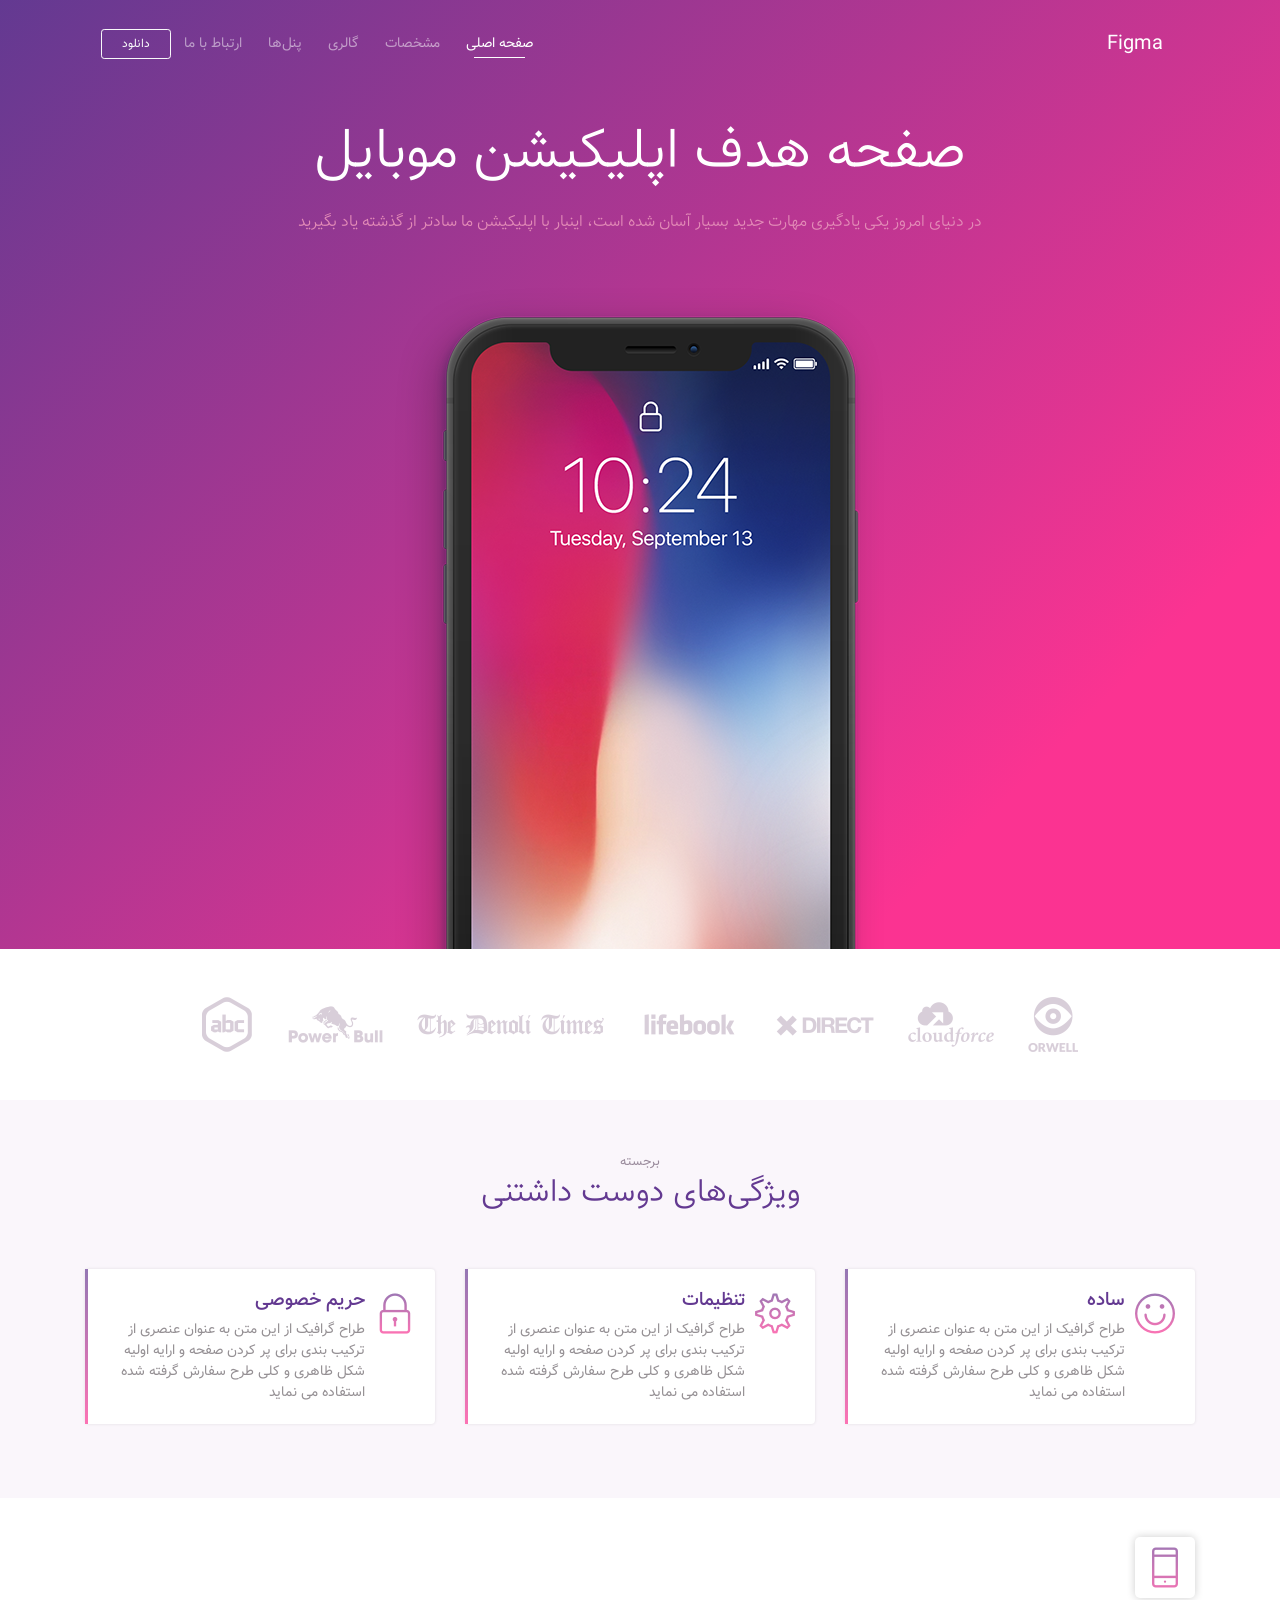
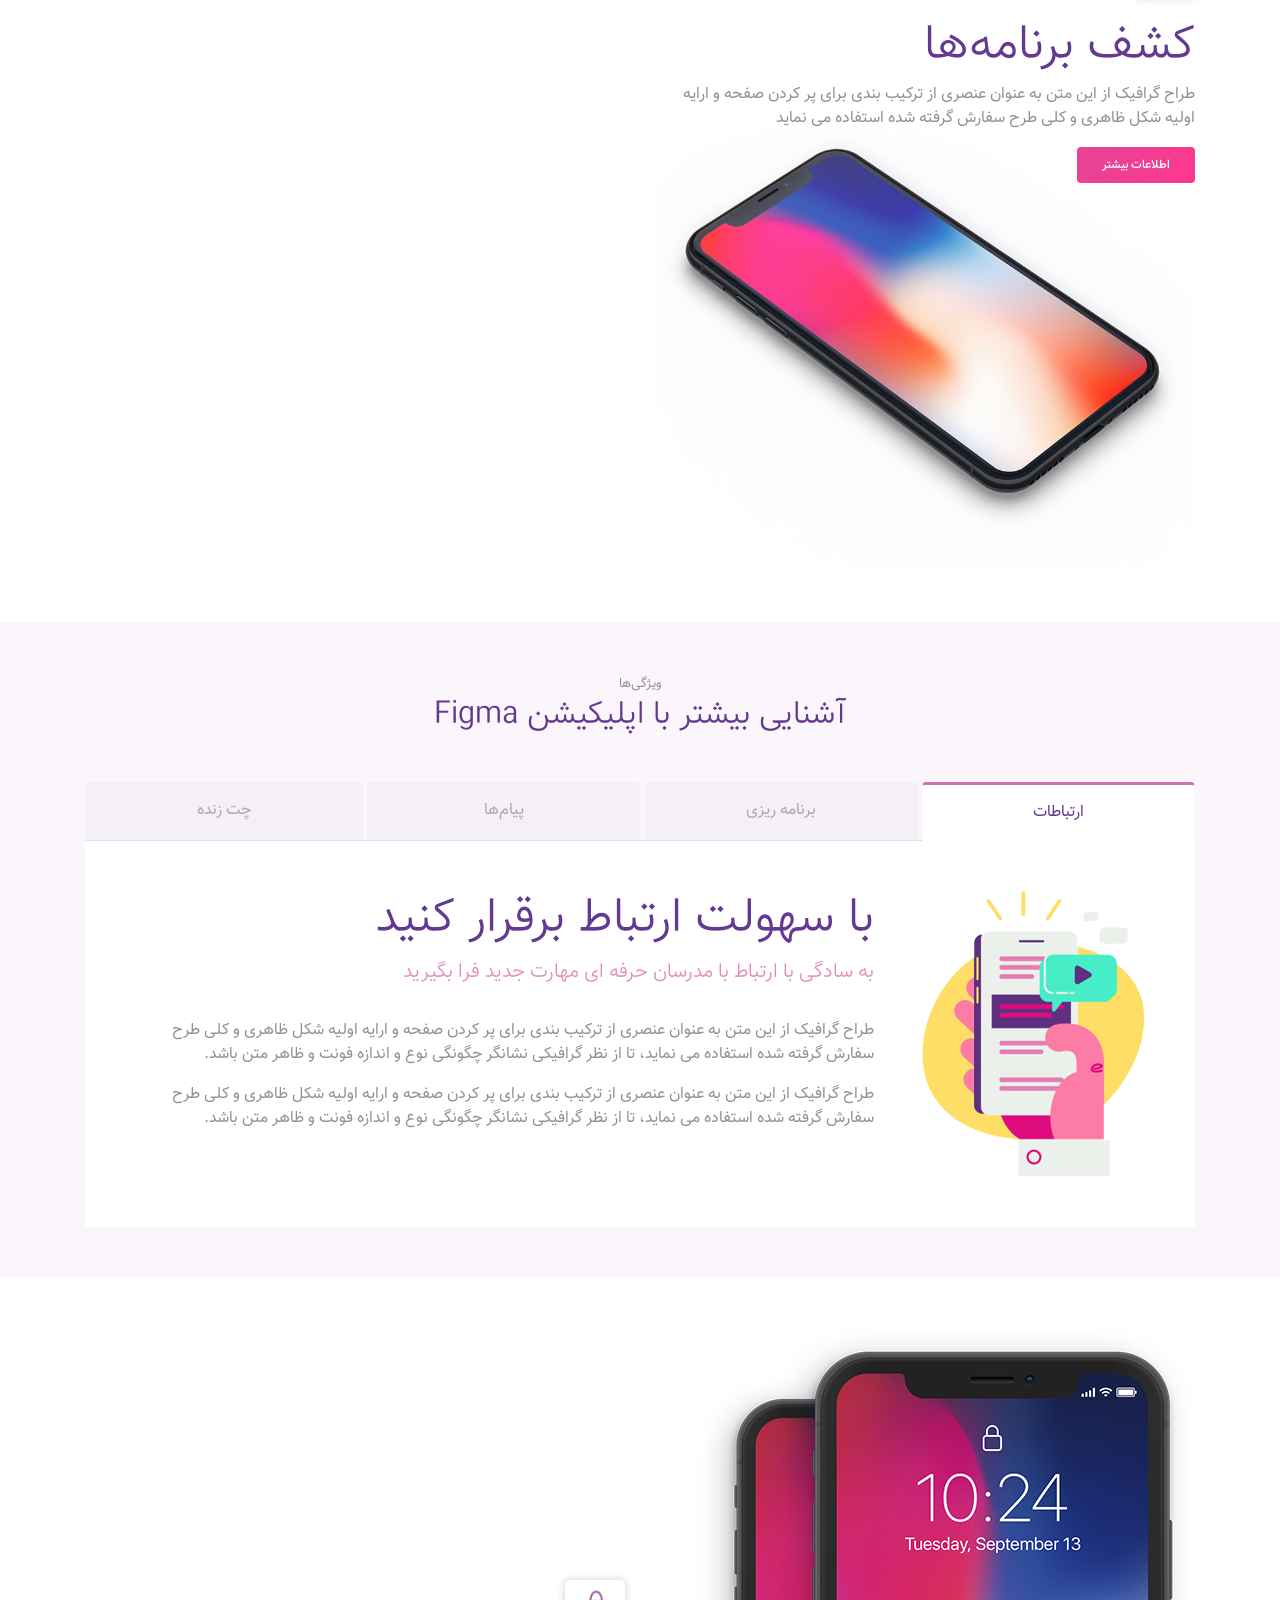
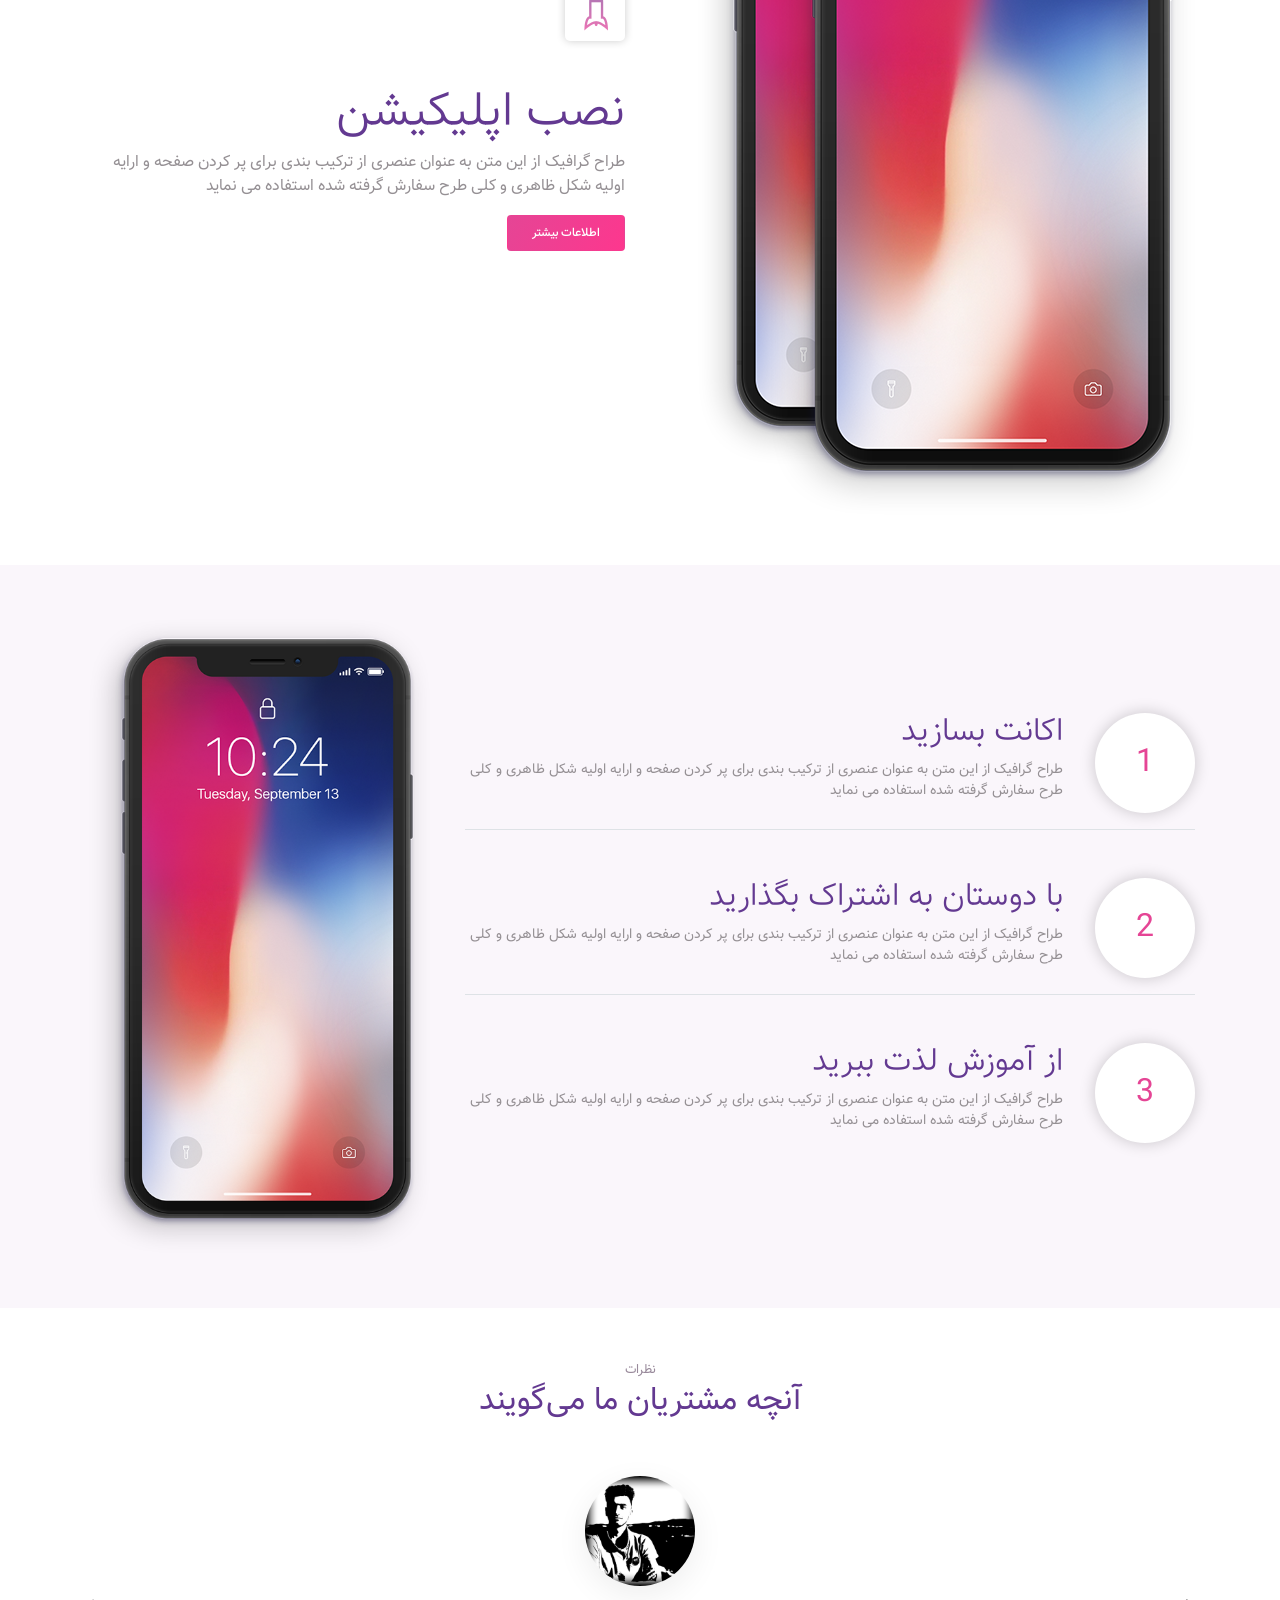
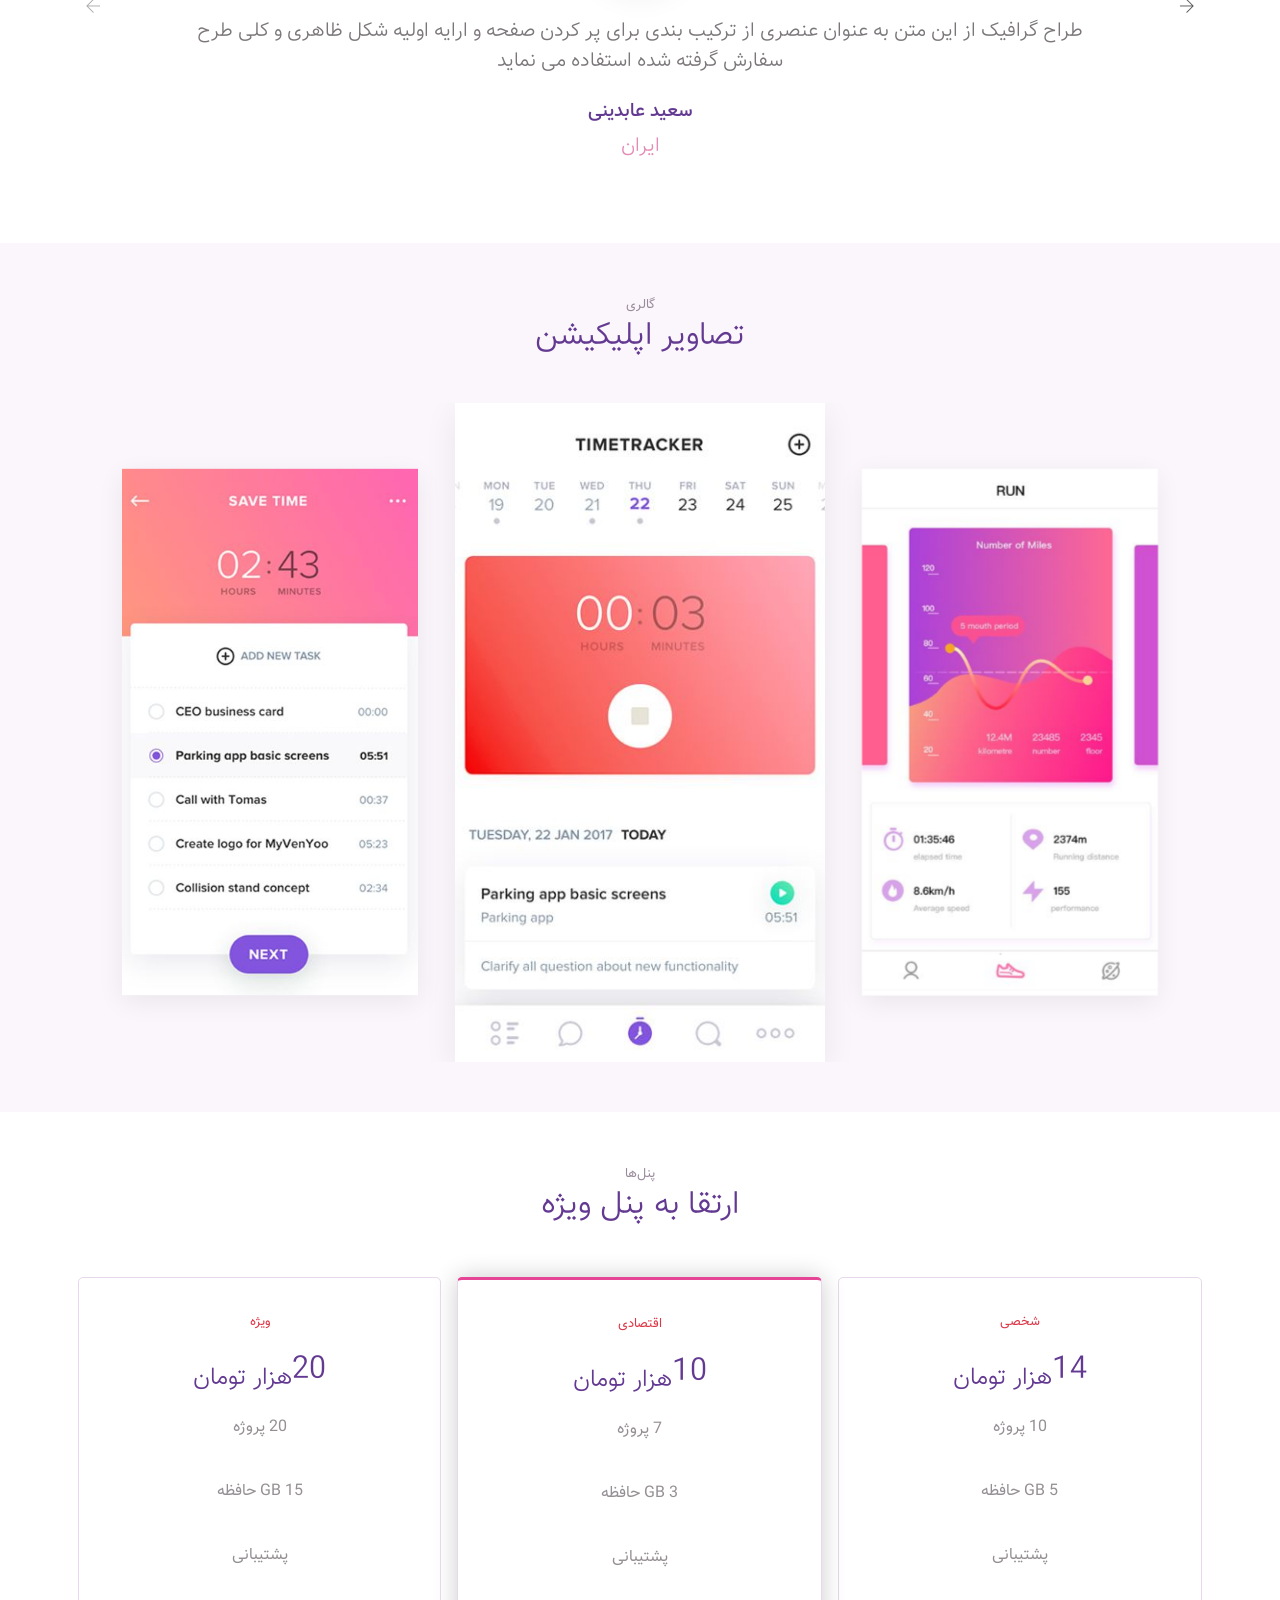
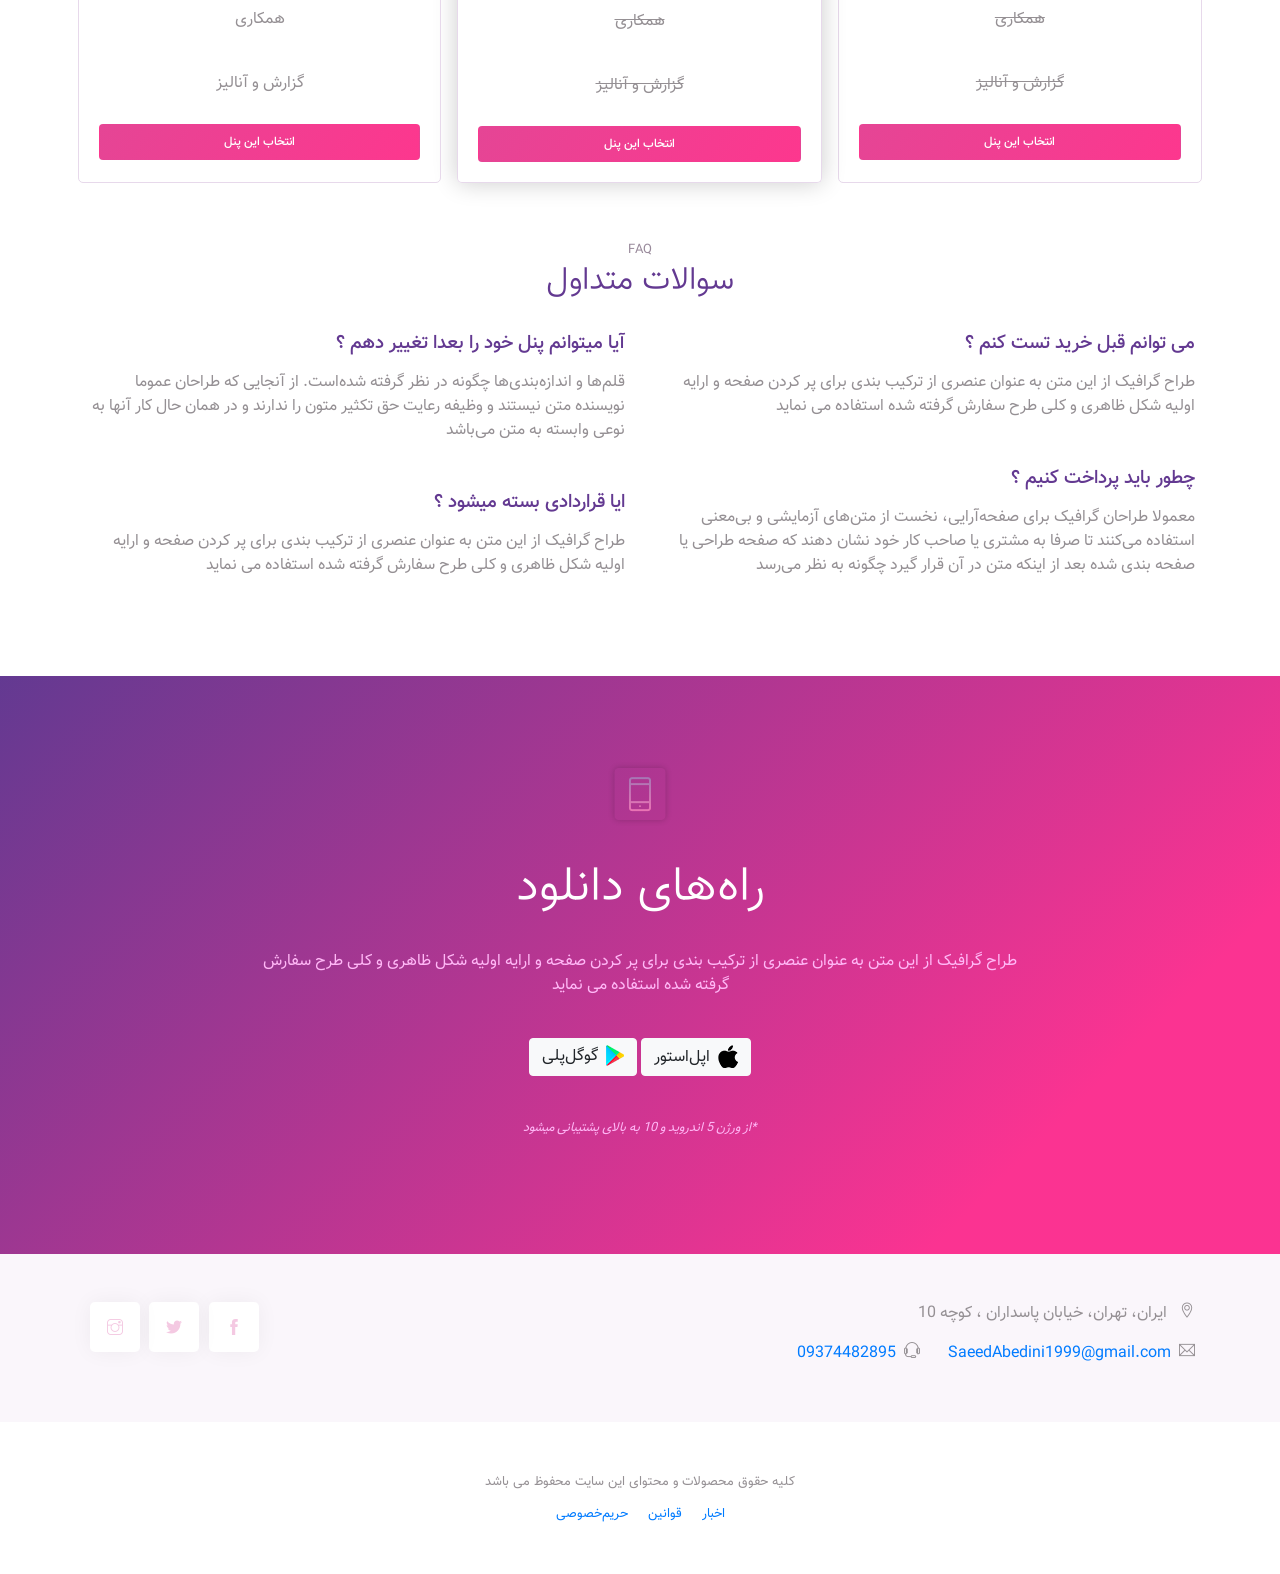
<file: HTML & CSS/Figma/index.html>
<!DOCTYPE html>
<html lang="en">

<head>
    <meta charset="UTF-8">
    <meta name="viewport" content="width=device-width, initial-scale=1.0">
    <link rel="stylesheet" href="css/bootstrap.min.css">
    <link rel="stylesheet" href="css/bootstrap-rtl.css">
    <link rel="stylesheet" href="css/owl.carousel.min.css">
    <link rel="stylesheet" href="css/all.min.css">
    <link rel="stylesheet" href="css/themify-icons.css">
    <link rel="stylesheet" href="css/vazir.css">
    <link rel="stylesheet" href="css/style.css">

    <title>Project 5</title>
</head>

<body data-spy="scroll" data-target="#navbar-menu" data-offset=30>
    <!-- Strat NAVBAR -->
    <div class="nav-menu fixed-top" id="nav-menu">
        <div class="container">
            <div class="row">
                <div class="col">
                    <div class="navbar navbar-expand-lg navbar-dark">
                        <div class="navbar-brand">Figma</div>
                        <button type="button" class="navbar-toggler" data-toggle="collapse" data-target="#navbar-menu">
                            <span class="navbar-toggler-icon"></span>
                        </button>
                        <div class="collapse navbar-collapse" id="navbar-menu">
                            <ul class="navbar-nav d-flex align-items-center mr-auto">
                                <li class="nav-item"><a href="#home" class="nav-link active">صفحه اصلی</a></li>
                                <li class="nav-item"><a href="#data" class="nav-link">مشخصات</a></li>
                                <li class="nav-item"><a href="#gallery" class="nav-link">گالری</a></li>
                                <li class="nav-item"><a href="#panels" class="nav-link">پنل‌ها</a></li>
                                <li class="nav-item"><a href="#contact" class="nav-link">ارتباط با ما</a></li>
                                <li class="nav-item"><a href="#" class="btn btn-sm btn-outline-light">دانلود</a></li>
                            </ul>
                        </div>
                    </div>
                </div>
            </div>
        </div>
    </div>
    <!-- END NAVBAR -->
    <!-- Strat HEADER -->
    <header class="bg-gradiant" id="home">
        <div class="container text-center">
            <div class="row">
                <div class="col">
                    <h1>صفحه هدف اپلیکیشن موبایل</h1>
                    <p class="lead p-header">
                        در دنیای امروز یکی یادگیری مهارت جدید بسیار آسان شده است، اینبار با اپلیکیشن ما
                        سادتر از گذشته یاد بگیرید
                    </p>
                    <div class="img-phone">
                        <img src="images/iphonex.png" alt="phone" class="img-fluid">
                    </div>
                </div>
            </div>
        </div>
    </header>
    <!-- END NAVBAR -->
    <!-- Strat logos -->
    <div class="container">
        <div class="text-center py-5">
            <img src="images/client-logos.png" alt="client logos" class="img-fluid">
        </div>
    </div>
    <!-- END logos -->
    <!-- Strat SECTION 1 -->
    <div class="section light-bg" id="data">
        <div class="container">
            <div class="row">
                <div class="col-12 text-center">
                    <small class="section-title">برجسته</small>
                    <h3>ویژگی‌های دوست داشتنی</h3>
                </div>
            </div>
            <div class="row pt-5">
                <div class="col-lg-4 mb-4">
                    <div class="card box-shadow">
                        <div class="card-body">
                            <div class="media">
                                <span class="ti-face-smile gradient-fill"></span>
                                <div class="media-body">
                                    <h4>ساده</h4>
                                    <p class="card-text">طراح گرافیک از این متن به عنوان عنصری از ترکیب بندی برای پر
                                        کردن
                                        صفحه
                                        و
                                        ارایه اولیه شکل ظاهری و کلی طرح سفارش گرفته شده استفاده می نماید
                                </div>
                            </div>
                        </div>
                    </div>
                </div>
                <div class="col-lg-4 mb-4">
                    <div class="card box-shadow">
                        <div class="card-body">
                            <div class="media">
                                <span class="ti-settings gradient-fill"></span>
                                <div class="media-body">
                                    <h4>تنظیمات</h4>
                                    <p class="card-text">طراح گرافیک از این متن به عنوان عنصری از ترکیب بندی برای پر
                                        کردن
                                        صفحه
                                        و
                                        ارایه اولیه شکل ظاهری و کلی طرح سفارش گرفته شده استفاده می نماید
                                </div>
                            </div>
                        </div>
                    </div>
                </div>
                <div class="col-lg-4 mb-4">
                    <div class="card box-shadow">
                        <div class="card-body">
                            <div class="media">
                                <span class="ti-lock gradient-fill"></span>
                                <div class="media-body">
                                    <h4>حریم خصوصی</h4>
                                    <p class="card-text">طراح گرافیک از این متن به عنوان عنصری از ترکیب بندی برای پر
                                        کردن
                                        صفحه
                                        و
                                        ارایه اولیه شکل ظاهری و کلی طرح سفارش گرفته شده استفاده می نماید
                                </div>
                            </div>
                        </div>
                    </div>
                </div>
            </div>
        </div>
    </div>
    <!-- END SECTION 1 -->
    <!-- Strat SECTION 2 -->
    <div class="section">
        <div class="container">
            <div class="row">
                <div class="col-lg-6 offset-lg-6">
                    <span class="ti-mobile gradient-fill icon-box"></span>
                    <h2 class="mt-4">کشف برنامه‌ها</h2>
                    <p>طراح گرافیک از این متن به عنوان عنصری از ترکیب بندی برای پر کردن صفحه و ارایه اولیه شکل ظاهری و
                        کلی طرح سفارش گرفته شده استفاده می نماید</p>
                    <button class="btn btn-pink">اطلاعات بیشتر</button>
                    <div class="perspective-img">
                        <img src="images/perspective.png" alt="perspective" class="img-fluid">
                    </div>
                </div>
            </div>
        </div>
    </div>
    <!-- END SECTION 2 -->
    <!-- Strat SECTION 3 -->
    <div class="section light-bg">
        <div class="container text-center">
            <div class="section-title">
                <small>ویژگی‌ها</small>
                <h3>آشنایی بیشتر با اپلیکیشن Figma</h3>
            </div>
            <div class="mt-5">
                <ul class="nav nav-tabs nav-justified">
                    <li class="nav-item"><a href="#contacts" class="nav-link active" data-toggle="tab">ارتباطات</a></li>
                    <li class="nav-item"><a href="#modify" class="nav-link" data-toggle="tab">برنامه ریزی</a></li>
                    <li class="nav-item"><a href="#messages" class="nav-link" data-toggle="tab">پیام‌ها</a></li>
                    <li class="nav-item"><a href="#livechat" class="nav-link" data-toggle="tab">چت زنده</a></li>
                </ul>
                <div class="tab-content">
                    <div class="tab-pane tab-menu fade show active" id="contacts">
                        <div class="d-flex flex-column flex-md-row">
                            <img src="images/graphic.png" alt="graphic"
                                class="img-fluid align-self-center ml-md-5 mb-5 mb-md-0">
                            <div>
                                <h2>با سهولت ارتباط برقرار کنید</h2>
                                <p class="lead">به سادگی با ارتباط با مدرسان حرفه ای مهارت جدید فرا بگیرید </p>
                                <p>طراح گرافیک از این متن به عنوان عنصری از ترکیب بندی برای پر کردن صفحه و ارایه اولیه
                                    شکل ظاهری
                                    و کلی طرح سفارش گرفته شده استفاده می نماید، تا از نظر گرافیکی نشانگر چگونگی نوع و
                                    اندازه
                                    فونت و ظاهر متن باشد.</p>
                                <p>طراح گرافیک از این متن به عنوان عنصری از ترکیب بندی برای پر کردن صفحه و ارایه اولیه
                                    شکل
                                    ظاهری و کلی طرح سفارش گرفته شده استفاده می نماید، تا از نظر گرافیکی نشانگر چگونگی
                                    نوع و
                                    اندازه فونت و ظاهر متن باشد.</p>
                            </div>
                        </div>
                    </div>
                    <div class="tab-pane tab-menu" id="modify">
                        <div class="d-flex flex-column flex-md-row">
                            <div>
                                <h2>زمانی که می خواهید برنامه ریزی کنید</h2>
                                <p class="lead">به سادگی با ارتباط با مدرسان حرفه ای مهارت جدید فرا بگیرید </p>
                                <p>طراح گرافیک از این متن به عنوان عنصری از ترکیب بندی برای پر کردن صفحه و ارایه اولیه
                                    شکل ظاهری
                                    و کلی طرح سفارش گرفته شده استفاده می نماید، تا از نظر گرافیکی نشانگر چگونگی نوع و
                                    اندازه
                                    فونت و ظاهر متن باشد.</p>
                                <p>طراح گرافیک از این متن به عنوان عنصری از ترکیب بندی برای پر کردن صفحه و ارایه اولیه
                                    شکل
                                    ظاهری و کلی طرح سفارش گرفته شده استفاده می نماید، تا از نظر گرافیکی نشانگر چگونگی
                                    نوع و
                                    اندازه فونت و ظاهر متن باشد.</p>
                            </div>

                            <img src="images/graphic.png" alt="graphic"
                                class="img-fluid align-self-center mr-md-5 mt-5 mt-md-0">
                        </div>
                    </div>
                    <div class="tab-pane tab-menu" id="messages">
                        <div class="d-flex flex-column flex-md-row">
                            <img src="images/graphic.png" alt="graphic"
                                class="img-fluid align-self-center ml-md-5 mb-5 mb-md-0">
                            <div>
                                <h2>سرویس پیام فوری</h2>
                                <p class="lead">به سادگی با ارتباط با مدرسان حرفه ای مهارت جدید فرا بگیرید </p>
                                <p>طراح گرافیک از این متن به عنوان عنصری از ترکیب بندی برای پر کردن صفحه و ارایه اولیه
                                    شکل ظاهری
                                    و کلی طرح سفارش گرفته شده استفاده می نماید، تا از نظر گرافیکی نشانگر چگونگی نوع و
                                    اندازه
                                    فونت و ظاهر متن باشد.</p>
                                <p>طراح گرافیک از این متن به عنوان عنصری از ترکیب بندی برای پر کردن صفحه و ارایه اولیه
                                    شکل
                                    ظاهری و کلی طرح سفارش گرفته شده استفاده می نماید، تا از نظر گرافیکی نشانگر چگونگی
                                    نوع و
                                    اندازه فونت و ظاهر متن باشد.</p>
                            </div>
                        </div>
                    </div>
                    <div class="tab-pane tab-menu" id="livechat">
                        <div class="d-flex flex-column flex-md-row">
                            <div>
                                <h2>چت زنده هنگامی که شما نیاز دارید</h2>
                                <p class="lead">به سادگی با ارتباط با مدرسان حرفه ای مهارت جدید فرا بگیرید </p>
                                <p>طراح گرافیک از این متن به عنوان عنصری از ترکیب بندی برای پر کردن صفحه و ارایه اولیه
                                    شکل ظاهری
                                    و کلی طرح سفارش گرفته شده استفاده می نماید، تا از نظر گرافیکی نشانگر چگونگی نوع و
                                    اندازه
                                    فونت و ظاهر متن باشد.</p>
                                <p>طراح گرافیک از این متن به عنوان عنصری از ترکیب بندی برای پر کردن صفحه و ارایه اولیه
                                    شکل
                                    ظاهری و کلی طرح سفارش گرفته شده استفاده می نماید، تا از نظر گرافیکی نشانگر چگونگی
                                    نوع و
                                    اندازه فونت و ظاهر متن باشد.</p>
                            </div>

                            <img src="images/graphic.png" alt="graphic"
                                class="img-fluid align-self-center mr-md-5 mt-5 mt-md-0">
                        </div>
                    </div>
                </div>
            </div>
        </div>
    </div>
    <!-- END SECTION 3 -->
    <!-- Start SECTION 4 -->
    <div class="section">
        <div class="container">
            <div class="row d-flex align-items-center">
                <div class="col-md-6">
                    <img src="images/dualphone.png" alt="dualphone" class="img-fluid">
                </div>
                <div class="col-md-6">
                    <span class="ti-rocket gradient-fill icon-box"></span>
                    <h2 class="mt-5">نصب اپلیکیشن</h2>
                    <p>طراح گرافیک از این متن به عنوان عنصری از ترکیب بندی برای پر کردن صفحه و ارایه اولیه شکل ظاهری و
                        کلی طرح سفارش گرفته شده استفاده می نماید</p>
                    <button class="btn btn-pink">اطلاعات بیشتر</button>
                </div>
            </div>
        </div>
    </div>
    <!-- End SECTION 4 -->
    <!-- Start SECTION 5 -->
    <div class="section light-bg">
        <div class="container">
            <div class="row">
                <div class="col-md-8 d-flex flex-column justify-content-center">
                    <div class="media border-bottom">
                        <span class="circle">1</span>
                        <div class="media-body">
                            <h3>اکانت بسازید</h3>
                            <p class="card-text">طراح گرافیک از این متن به عنوان عنصری از ترکیب بندی برای پر کردن صفحه و
                                ارایه اولیه شکل ظاهری و
                                کلی طرح سفارش گرفته شده استفاده می نماید</p>
                        </div>
                    </div>
                    <div class="media border-bottom my-5">
                        <span class="circle">2</span>
                        <div class="media-body">
                            <h3>با دوستان به اشتراک بگذارید</h3>
                            <p class="card-text">طراح گرافیک از این متن به عنوان عنصری از ترکیب بندی برای پر کردن صفحه و
                                ارایه اولیه شکل ظاهری و
                                کلی طرح سفارش گرفته شده استفاده می نماید</p>
                        </div>
                    </div>
                    <div class="media">
                        <span class="circle">3</span>
                        <div class="media-body">
                            <h3>از آموزش لذت ببرید</h3>
                            <p class="card-text">طراح گرافیک از این متن به عنوان عنصری از ترکیب بندی برای پر کردن صفحه و
                                ارایه اولیه شکل ظاهری و
                                کلی طرح سفارش گرفته شده استفاده می نماید</p>
                        </div>
                    </div>
                </div>
                <div class="col-md-4">
                    <img src="images/iphonex.png" alt="iphonex" class="img-fluid">
                </div>
            </div>
        </div>
    </div>
    <!-- End SECTION 5 -->
    <!-- Start SECTION 6 -->
    <div class="section">
        <div class="container text-center ">
            <div class="section-title">
                <small>نظرات</small>
                <h3 class="font-weight-normal">آنچه مشتریان ما می‌گویند</h3>
            </div>
            <div class="comments owl-carousel">
                <div class="mt-5 comment-single">
                    <img src="images/client.jpg" alt="client" class="client-img">
                    <blockquote class="blockquote lead my-4">طراح گرافیک از این متن به عنوان عنصری از ترکیب بندی برای پر
                        کردن
                        صفحه و ارایه اولیه شکل ظاهری و کلی طرح سفارش گرفته شده استفاده می نماید</blockquote>
                    <h4>سعید عابدینی</h4>
                    <p class="lead">ایران</p>
                </div>
                <div class="mt-5 comment-single">
                    <img src="images/client.jpg" alt="client" class="client-img">
                    <blockquote class="blockquote lead my-4">طراح گرافیک از این متن به عنوان عنصری از ترکیب بندی برای پر
                        کردن
                        صفحه و ارایه اولیه شکل ظاهری و کلی طرح سفارش گرفته شده استفاده می نماید</blockquote>
                    <h4>سعید عابدینی</h4>
                    <p class="lead">ایران</p>
                </div>
                <div class="mt-5 comment-single">
                    <img src="images/client.jpg" alt="client" class="client-img">
                    <blockquote class="blockquote lead my-4">طراح گرافیک از این متن به عنوان عنصری از ترکیب بندی برای پر
                        کردن
                        صفحه و ارایه اولیه شکل ظاهری و کلی طرح سفارش گرفته شده استفاده می نماید</blockquote>
                    <h4>سعید عابدینی</h4>
                    <p class="lead">ایران</p>
                </div>
            </div>
        </div>
    </div>
    <!-- End SECTION 6 -->
    <!-- Start SECTION 7 -->
    <div class="section light-bg" id="gallery">
        <div class="container text-center">
            <div class="section-title mb-5">
                <small>گالری</small>
                <h3>تصاویر اپلیکیشن</h3>
            </div>
            <div class="img-gallery owl-carousel owl-theme">
                <img src="images/screen1.jpg" alt="screen">
                <img src="images/screen2.jpg" alt="screen">
                <img src="images/screen3.jpg" alt="screen">
            </div>
        </div>
    </div>
    <!-- End SECTION 7 -->
    <!-- Start SECTION 8 -->
    <div class="section" id="panels">
        <div class="container">
            <div class="section-title mb-5 text-center">
                <small>پنل‌ها</small>
                <h3>ارتقا به پنل ویژه</h3>
            </div>
            <div class="card-deck">
                <div class="card-body card-pane">
                    <small class="text-danger">شخصی</small>
                    <h3>14<sub>هزار تومان</sub></h3>
                    <p>10 پروژه</p>
                    <p>5 GB حافظه</p>
                    <p>پشتیبانی</p>
                    <p><del>همکاری</del></p>
                    <p><del>گزارش و آنالیز</del></p>
                    <button class="btn btn-block btn-pink"> انتخاب این پنل</button>
                </div>
                <div class="card-body card-pane card-center">
                    <small class="text-danger">اقتصادی</small>
                    <h3>10<sub>هزار تومان</sub></h3>
                    <p>7 پروژه</p>
                    <p>3 GB حافظه</p>
                    <p>پشتیبانی</p>
                    <p><del>همکاری</del></p>
                    <p><del>گزارش و آنالیز</del></p>
                    <button class="btn btn-block btn-pink"> انتخاب این پنل</button>
                </div>
                <div class="card-body card-pane">
                    <small class="text-danger">ویژه</small>
                    <h3>20<sub>هزار تومان</sub></h3>
                    <p>20 پروژه</p>
                    <p>15 GB حافظه</p>
                    <p>پشتیبانی</p>
                    <p>
                        <p>همکاری</p>
                            <p>گزارش و آنالیز</p>
                            <button class="btn btn-block btn-pink"> انتخاب این پنل</button>
                </div>
            </div>
        </div>

    </div>
    <!-- End SECTION 8 -->

    <div class="section pt-0">
        <div class="container">
            <div class="section-title text-center">
                <small>FAQ</small>
                <h3>سوالات متداول</h3>
            </div>

            <div class="row pt-4">
                <div class="col-md-6">
                    <h4 class="mb-3">می توانم قبل خرید تست کنم ؟</h4>
                    <p class="light-font mb-5">طراح گرافیک از این متن به عنوان عنصری از ترکیب بندی برای پر کردن صفحه و
                        ارایه اولیه شکل ظاهری و کلی طرح سفارش گرفته شده استفاده می نماید</p>
                    <h4 class="mb-3">چطور باید پرداخت کنیم ؟</h4>
                    <p class="light-font mb-5">معمولا طراحان گرافیک برای صفحه‌آرایی، نخست از متن‌های آزمایشی و بی‌معنی
                        استفاده می‌کنند تا صرفا به مشتری یا صاحب کار خود نشان دهند که صفحه طراحی یا صفحه بندی شده بعد از
                        اینکه متن در آن قرار گیرد چگونه به نظر می‌رسد</p>
                </div>
                <div class="col-md-6">
                    <h4 class="mb-3">آیا میتوانم پنل خود را بعدا تغییر دهم ؟</h4>
                    <p class="light-font mb-5">قلم‌ها و اندازه‌بندی‌ها چگونه در نظر گرفته شده‌است. از آنجایی که طراحان
                        عموما نویسنده متن نیستند و وظیفه رعایت حق تکثیر متون را ندارند و در همان حال کار آنها به نوعی
                        وابسته به متن می‌باشد</p>
                    <h4 class="mb-3">ایا قراردادی بسته میشود ؟</h4>
                    <p class="light-font mb-5">طراح گرافیک از این متن به عنوان عنصری از ترکیب بندی برای پر کردن صفحه و
                        ارایه اولیه شکل ظاهری و کلی طرح سفارش گرفته شده استفاده می نماید</p>
                </div>
            </div>
        </div>
    </div>

    <div class="section bg-gradiant">
        <div class="container">
            <div class="call-to-action">
                <div class="box-icon">
                    <span class="ti-mobile gradient-fill icon-box"></span>
                </div>
                <h2>راه‌های دانلود</h2>
                <p class="p-header">طراح گرافیک از این متن به عنوان عنصری از ترکیب بندی برای پر کردن صفحه و ارایه اولیه
                    شکل ظاهری و کلی طرح سفارش گرفته شده استفاده می نماید</p>
                <div class="my-4">
                    <a href="#" class="btn btn-light"><img src="images/appleicon.png" alt="apple"
                            class="ml-2">اپل‌استور</a>
                    <a href="#" class="btn btn-light"><img src="images/playicon.png" alt="google"
                            class="ml-2">گوگل‌پلی</a>
                </div>
                <p class="p-header"><small><i>*از ورژن 5 اندروید و 10 به بالای پشتیبانی میشود</i></small></p>
            </div>
        </div>
    </div>

    <div class="light-bg py-5" id="contact">
        <div class="container">
            <div class="row">
                <div class="col-lg-6 text-center text-md-right">
                    <p> <span class="ti-location-pin ml-2"></span> ایران، تهران، خیابان پاسداران ، کوچه 10</p>
                    <div class="d-block d-sm-inline-block">
                        <p class="mb-2">
                            <a class="ml-4" href="mailto:SaeedAbedini1999@gmail.com">SaeedAbedini1999@gmail.com</a><span
                                class="ti-email ml-2"></span>
                        </p>
                    </div>
                    <div class="d-block d-sm-inline-block">
                        <p class="mb-2">
                            <a href="tel:09381329963">09374482895</a><span class="ti-headphone-alt ml-2"></span>
                        </p>
                    </div>
                </div>
                <div class="col-lg-6">
                    <div class="social-icons d-flex justify-content-center justify-content-lg-end my-4 my-lg-0">
                        <a href="#"><span class="ti-facebook"></span></a>
                        <a href="#"><span class="ti-twitter-alt"></span></a>
                        <a href="#"><span class="ti-instagram"></span></a>
                    </div>
                </div>
            </div>
        </div>
    </div>

    <footer class="my-5 text-center">
        <p class="mb-2"><small>کليه حقوق محصولات و محتوای اين سایت محفوظ می باشد</small></p>

        <small>
            <a href="#" class="m-2">اخبار</a>
            <a href="#" class="m-2">قوانین</a>
            <a href="#" class="m-2">حریم‌خصوصی</a>
        </small>
    </footer>










</body>
<script src="https://code.jquery.com/jquery-3.2.1.min.js"></script>
<script src="https://cdnjs.cloudflare.com/ajax/libs/popper.js/1.12.9/umd/popper.min.js"></script>
<script src="https://maxcdn.bootstrapcdn.com/bootstrap/4.0.0/js/bootstrap.min.js"></script>
<script src="js/holder.min.js"></script>
<script src="js/all.min.js"></script>
<script src="js/owl.carousel.min.js"></script>
<script src="js/main.js"></script>

</html>
</file>
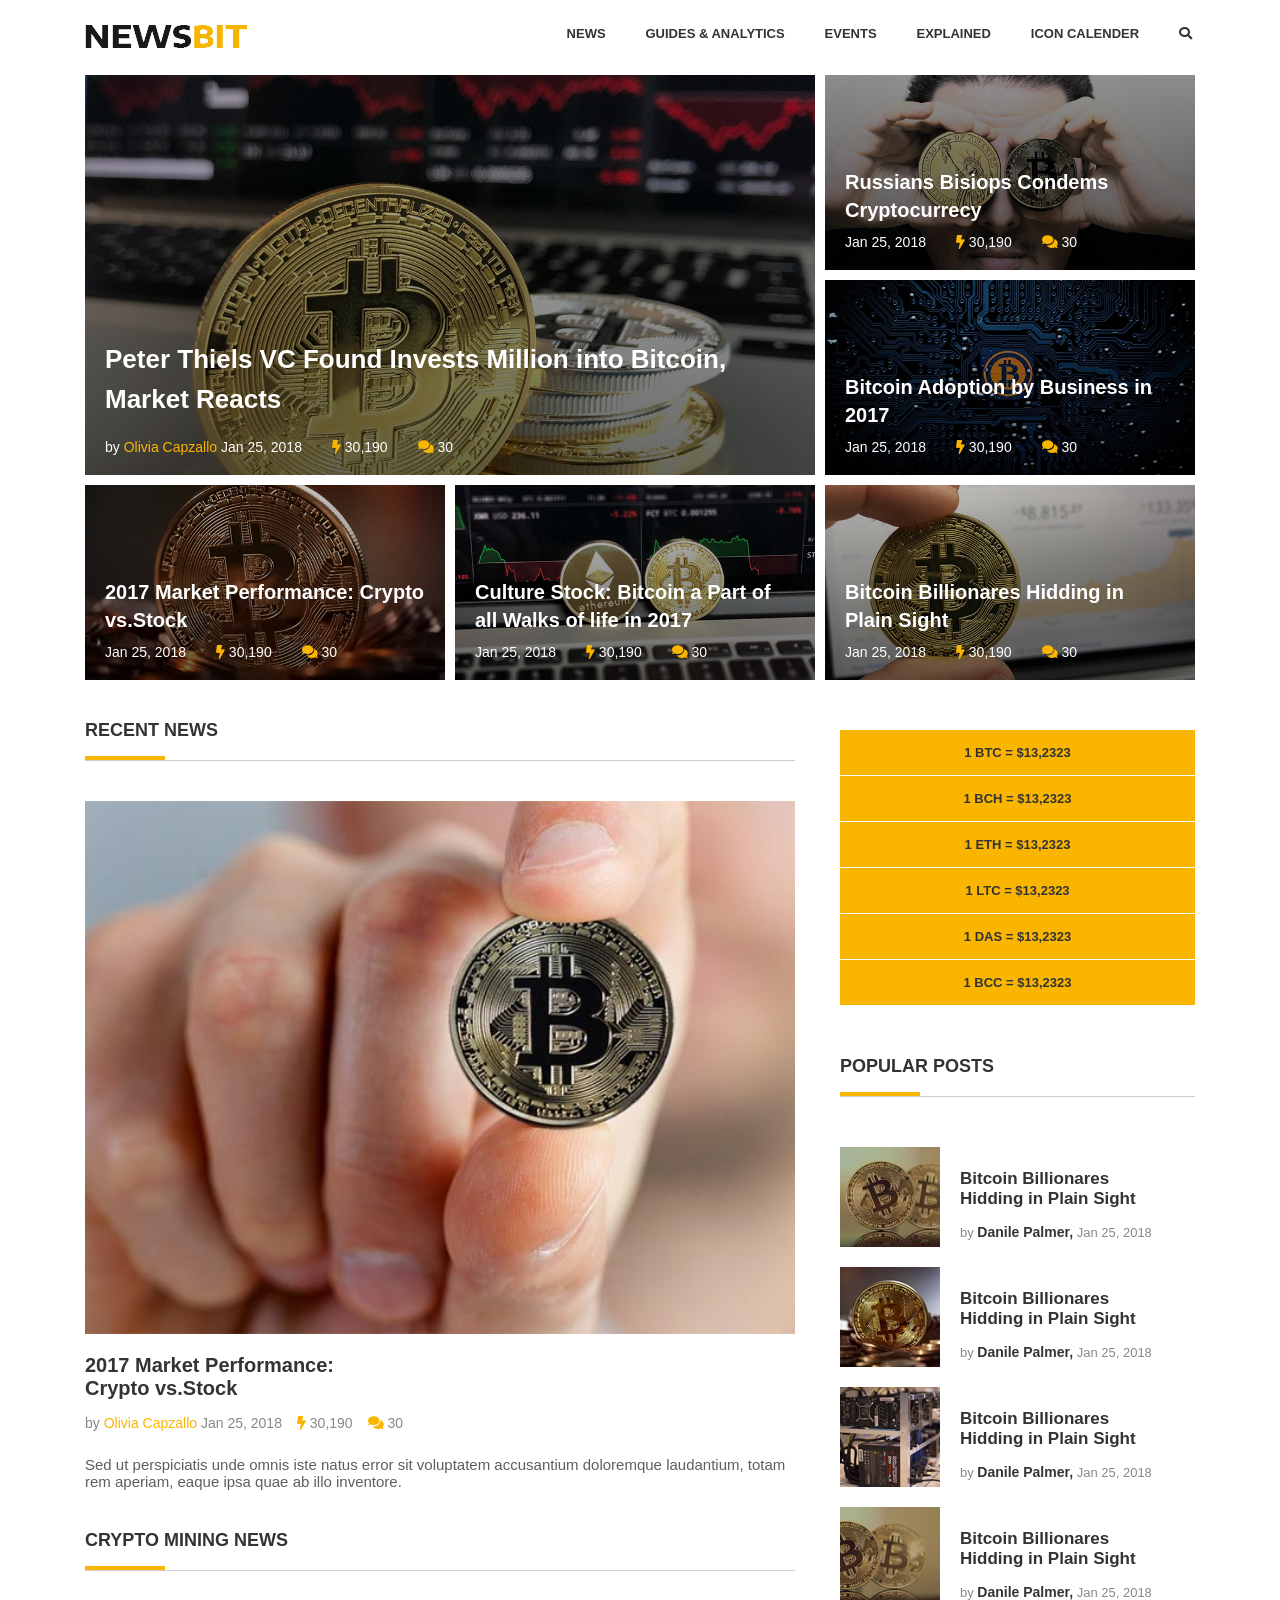
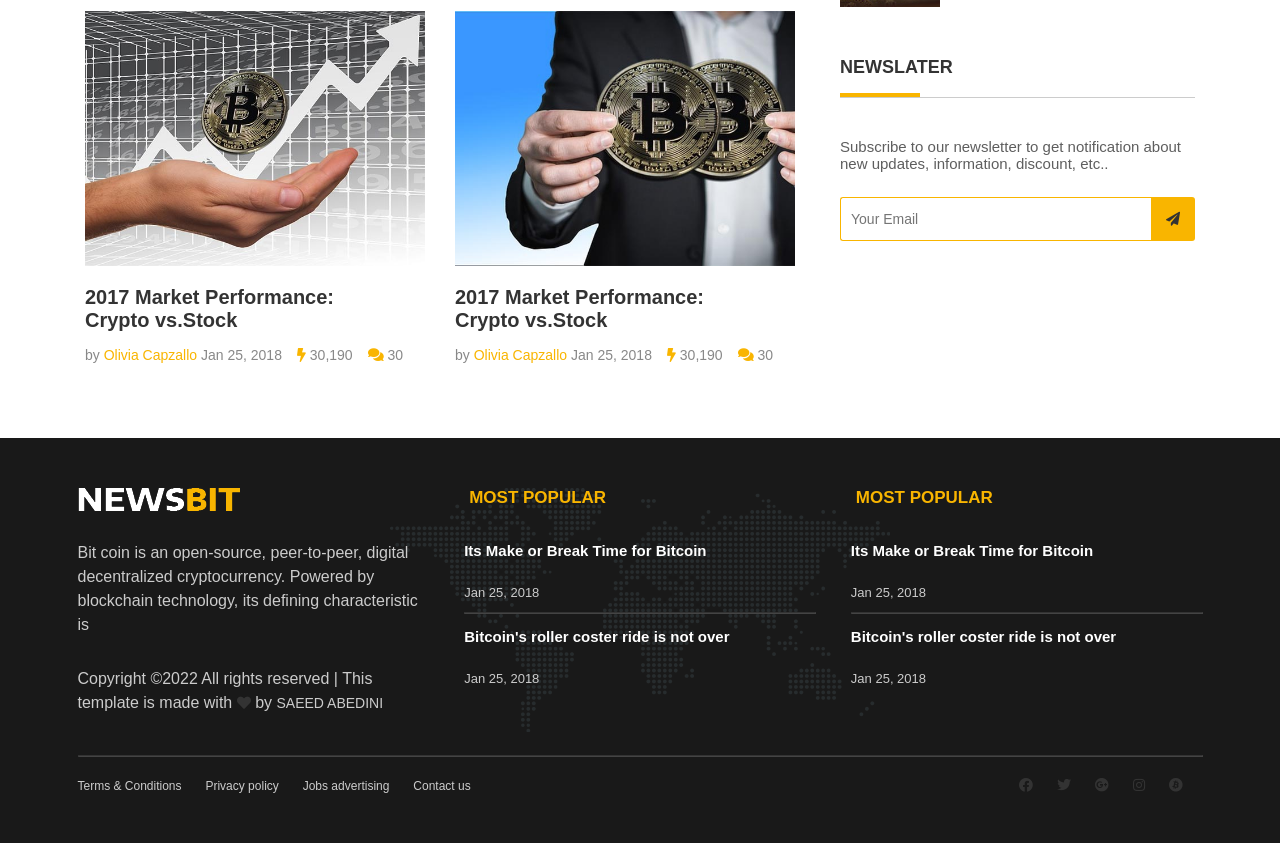
<file: HTML & CSS/Newsbit/index.html>
<html lang="en">

<head>
    <meta charset="UTF-8">
    <meta http-equiv="X-UA-Compatible" content="IE=edge">
    <meta name="viewport" content="width=device-width, initial-scale=1.0">
    <link rel="stylesheet" href="css/fontawesome/css/all.min.css">
    <link rel="stylesheet" href="css/style.css">
    <link rel="stylesheet" href="css/large.css">
    <link rel="stylesheet" href="css/medium.css">
    <link rel="stylesheet" href="css/small.css">
    <link rel="stylesheet" href="css/xsmal.css">
    <title>Document</title>
</head>
<body>
<section class="app">
    <!-------------------- HEADER -------------------->
    <header>
        <nav class="header">
            <a href="#" class="logo">
                <img src="images/logo-black.png" alt="Logo" class="logo-image">
            </a>
            <ul class="header-menu" id="menu">
                <li class="header-menu-item"><a href="#">NEWS</a></li>
                <li class="header-menu-item"><a href="#">GUIDES & ANALYTICS</a></li>
                <li class="header-menu-item"><a href="#">EVENTS</a></li>
                <li class="header-menu-item"><a href="#">EXPLAINED</a></li>
                <li class="header-menu-item"><a href="#">ICON CALENDER</a></li>
                <li class="header-menu-item"><a href="#" class="fas fa-search search-icon-li"></a></li>
            </ul>
            <div class="right-menu">
                <a href="#" class="fas fa-search search-icon"></a>
                <i class="fas fa-bars berger-menu"></i>
            </div>
        </nav>
    </header>
    <!-------------------- MAIN -------------------->
    <main>
        <!-------------------- INTRODUCTION -------------------->

        <section class="introduction">
            <div class="row">
                <div class="intro-2-3">
                    <a href="#" class="a-intro">
                        <div class="intro-2-3-bg">
                            <div class="intro-captions">
                                <h3 class="header-intro">
                                    Peter Thiels VC Found Invests Million into Bitcoin, Market Reacts
                                </h3>
                                <ul class="intro-list">
                                    <li class="intro-list-item">by<span class="text-yellow">
                                                Olivia Capzallo </span>Jan 25, 2018
                                    </li>
                                    <li class="intro-list-item"><i class="fas fa-bolt text-yellow"></i> 30,190
                                    </li>
                                    <li class="intro-list-item"><i class="fas fa-comments text-yellow"></i> 30
                                    </li>
                                </ul>
                            </div>
                        </div>
                    </a>
                </div>
                <div class="intro-1-3-first">
                    <a href="#" class="a-intro">
                        <div class="intro-1-3-first-bg">
                            <div class="intro-captions">
                                <h4 class="header-intro-1-3">
                                    Russians Bisiops Condems Cryptocurrecy
                                </h4>
                                <ul class="intro-list">
                                    <li class="intro-list-item">Jan 25, 2018</li>
                                    <li class="intro-list-item"><i class="fas fa-bolt text-yellow"></i> 30,190
                                    </li>
                                    <li class="intro-list-item"><i class="fas fa-comments text-yellow"></i> 30
                                    </li>
                                </ul>
                            </div>
                        </div>
                    </a>
                </div>
                <div class="intro-1-3-second">
                    <a href="#" class="a-intro">
                        <div class="intro-1-3-second-bg">
                            <div class="intro-captions">
                                <h4 class="header-intro-1-3">
                                    Bitcoin Adoption by Business in 2017
                                </h4>
                                <ul class="intro-list">
                                    <li class="intro-list-item">Jan 25, 2018</li>
                                    <li class="intro-list-item"><i class="fas fa-bolt text-yellow"></i> 30,190
                                    </li>
                                    <li class="intro-list-item"><i class="fas fa-comments text-yellow"></i> 30
                                    </li>
                                </ul>
                            </div>
                        </div>
                    </a>
                </div>
            </div>
            <div class="row">
                <div class="intro-1-3-horiz-first">
                    <a href="#" class="a-intro">
                        <div class="intro-1-3-horiz-first-bg">
                            <div class="intro-captions">
                                <h4 class="header-intro-1-3">
                                    2017 Market Performance: Crypto vs.Stock
                                </h4>
                                <ul class="intro-list">
                                    <li class="intro-list-item">Jan 25, 2018</li>
                                    <li class="intro-list-item"><i class="fas fa-bolt text-yellow"></i> 30,190
                                    </li>
                                    <li class="intro-list-item"><i class="fas fa-comments text-yellow"></i> 30
                                    </li>
                                </ul>
                            </div>
                        </div>
                    </a>
                </div>
                <div class="intro-1-3-horiz-second"><a href="#" class="a-intro">
                    <div class="intro-1-3-horiz-second-bg">
                        <div class="intro-captions">
                            <h4 class="header-intro-1-3">
                                Culture Stock: Bitcoin a Part of all Walks of life in 2017
                            </h4>
                            <ul class="intro-list">
                                <li class="intro-list-item">Jan 25, 2018</li>
                                <li class="intro-list-item"><i class="fas fa-bolt text-yellow"></i> 30,190
                                </li>
                                <li class="intro-list-item"><i class="fas fa-comments text-yellow"></i> 30
                                </li>
                            </ul>
                        </div>
                    </div>
                </a></div>
                <div class="intro-1-3-horiz-third">
                    <a href="#" class="a-intro">
                        <div class="intro-1-3-horiz-third-bg">
                            <div class="intro-captions">
                                <h4 class="header-intro-1-3">
                                    Bitcoin Billionares Hidding in Plain Sight
                                </h4>
                                <ul class="intro-list">
                                    <li class="intro-list-item">Jan 25, 2018</li>
                                    <li class="intro-list-item"><i class="fas fa-bolt text-yellow"></i> 30,190
                                    </li>
                                    <li class="intro-list-item"><i class="fas fa-comments text-yellow"></i> 30
                                    </li>
                                </ul>
                            </div>
                        </div>
                    </a>
                </div>
            </div>
        </section>
        <!-------------------- CONTENT -------------------->

        <section class="content">
            <div class="main-content">
                <h4 class="title">RECENT NEWS</h4>
                <img src="images/recent-news-1-600x450.jpg" alt="Crypto-News-Img">
                <div class="article-title">
                    <a href="#">2017 Market Performance: <br>Crypto vs.Stock</a>
                </div>
                <ul class="content-list">
                    <li class="content-list-item">by<span class="text-yellow">
                                Olivia Capzallo </span>Jan 25, 2018
                    </li>
                    <li class="content-list-item"><i class="fas fa-bolt text-yellow"></i> 30,190
                    </li>
                    <li class="content-list-item"><i class="fas fa-comments text-yellow"></i> 30
                    </li>
                </ul>
                <p>Sed ut perspiciatis unde omnis iste natus error sit voluptatem accusantium doloremque laudantium,
                    totam rem aperiam, eaque ipsa quae ab illo inventore.</p>
                <h4 class="title">CRYPTO MINING NEWS</h4>
                <div class="content2">
                    <div class="content-img">
                        <img src="images/crypto-news-2-600x450.jpg" alt="crypto-news">
                        <div class="article-title">
                            <a href="#">2017 Market Performance: <br>Crypto vs.Stock</a>
                        </div>
                        <ul class="content-list">
                            <li class="content-list-item">by<span class="text-yellow">
                                Olivia Capzallo </span>Jan 25, 2018
                            </li>
                            <li class="content-list-item"><i class="fas fa-bolt text-yellow"></i> 30,190
                            </li>
                            <li class="content-list-item"><i class="fas fa-comments text-yellow"></i> 30
                            </li>
                        </ul>
                    </div>
                    <div class="content-img">
                        <img src="images/crypto-news-1-600x450.jpg" alt="crypto-news">
                        <div class="article-title">
                            <a href="#">2017 Market Performance: <br>Crypto vs.Stock</a>
                        </div>
                        <ul class="content-list">
                            <li class="content-list-item">by<span class="text-yellow">
                                Olivia Capzallo </span>Jan 25, 2018
                            </li>
                            <li class="content-list-item"><i class="fas fa-bolt text-yellow"></i> 30,190
                            </li>
                            <li class="content-list-item"><i class="fas fa-comments text-yellow"></i> 30
                            </li>
                        </ul>
                    </div>
                </div>

            </div>
            <!-------------------- SIDEBAR -------------------->

            <div class="sidebar">
                <ul class="sidebar-list">
                    <li class="sidebar-list-item">1 BTC = $13,2323</li>
                    <li class="sidebar-list-item">1 BCH = $13,2323</li>
                    <li class="sidebar-list-item">1 ETH = $13,2323</li>
                    <li class="sidebar-list-item">1 LTC = $13,2323</li>
                    <li class="sidebar-list-item">1 DAS = $13,2323</li>
                    <li class="sidebar-list-item">1 BCC = $13,2323</li>
                </ul>
                <div class="recent-news">
                    <h4 class="title">POPULAR POSTS</h4>
                    <a href="#" class="recent-news-item">
                        <div class="news-img">
                            <img src="images/polular-1-100x100.jpg" alt="polular-1">
                        </div>
                        <div class="news-content">
                            <h5>Bitcoin Billionares Hidding in Plain Sight</h5>
                            <h6>by <span>Danile Palmer,</span> Jan 25, 2018</h6>
                        </div>
                    </a>
                    <a href="#" class="recent-news-item">
                        <div class="news-img">
                            <img src="images/polular-2-100x100.jpg" alt="polular-1">
                        </div>
                        <div class="news-content">
                            <h5>Bitcoin Billionares Hidding in Plain Sight</h5>
                            <h6>by <span>Danile Palmer,</span> Jan 25, 2018</h6>
                        </div>
                    </a>
                    <a href="#" class="recent-news-item">
                        <div class="news-img">
                            <img src="images/polular-3-100x100.jpg" alt="polular-1">
                        </div>
                        <div class="news-content">
                            <h5>Bitcoin Billionares Hidding in Plain Sight</h5>
                            <h6>by <span>Danile Palmer,</span> Jan 25, 2018</h6>
                        </div>
                    </a>
                    <a href="#" class="recent-news-item">
                        <div class="news-img">
                            <img src="images/polular-4-100x100.jpg" alt="polular-1">
                        </div>
                        <div class="news-content">
                            <h5>Bitcoin Billionares Hidding in Plain Sight</h5>
                            <h6>by <span>Danile Palmer,</span> Jan 25, 2018</h6>
                        </div>
                    </a>
                </div>
                <div class="news-later">
                    <h4 class="title">NEWSLATER</h4>
                    <p class="text-newslater">Subscribe to our newsletter to get notification about new updates,
                        information, discount, etc..
                    </p>
                    <form class="mailbox">
                        <input type="email" placeholder="Your Email" required>
                        <button type="submit"><i class="fas fa-paper-plane"></i></button>
                    </form>
                </div>
            </div>
        </section>

    </main>
</section>
<!-------------------- FOOTER -------------------->
<footer>
    <div class="content-footer">
        <div class="footer-link">
            <div class="box-img">
                <img src="images/map.png" alt="map">
            </div>
            <div class="description">
                <a href="#" class="logo-footer">
                    <img src="images/logo-white.png" alt="Logo">
                </a>
                <p class="text-description">Bit coin is an open-source, peer-to-peer, digital decentralized
                    cryptocurrency. Powered by blockchain technology, its defining characteristic is</p>
                <p class="copyright">Copyright ©2022 All rights reserved | This template is made with
                    <i class="fas fa-heart"></i> by <a href="#">SAEED ABEDINI</a>
                </p>
            </div>
            <div class="first-link">
                <h4 class="header-link">MOST POPULAR</h4>
                <a href="#">Its Make or Break Time for Bitcoin</a>
                <h6 class="h6-link">Jan 25, 2018
                </h6>
                <hr>
                <a href="#">Bitcoin's roller coster ride is not over</a>
                <h6 class="h6-link">Jan 25, 2018
                </h6>
            </div>
            <div class="second-link">
                <h4 class="header-link">MOST POPULAR</h4>
                <a href="#">Its Make or Break Time for Bitcoin</a>
                <h6 class="h6-link">Jan 25, 2018
                </h6>
                <hr>
                <a href="#">Bitcoin's roller coster ride is not over</a>
                <h6 class="h6-link">Jan 25, 2018
                </h6>
            </div>
        </div>
        <hr>
        <div class="social">
            <div class="social-link">
                <a href="#">Terms & Conditions</a>
                <a href="#">Privacy policy</a>
                <a href="#">Jobs advertising</a>
                <a href="#">Contact us</a>
            </div>
            <div class="social-logo">
                <a href="#"><i class="fab fa-facebook"></i></a>
                <a href="#"><i class="fab fa-twitter"></i></a>
                <a href="#"><i class="fab fa-google-plus"></i></a>
                <a href="#"><i class="fab fa-instagram"></i></a>
                <a href="#"><i class="fab fa-bitcoin"></i></a>
            </div>
        </div>
    </div>


</footer>
</body>
<script src="main.js"></script>

</html>
</file>
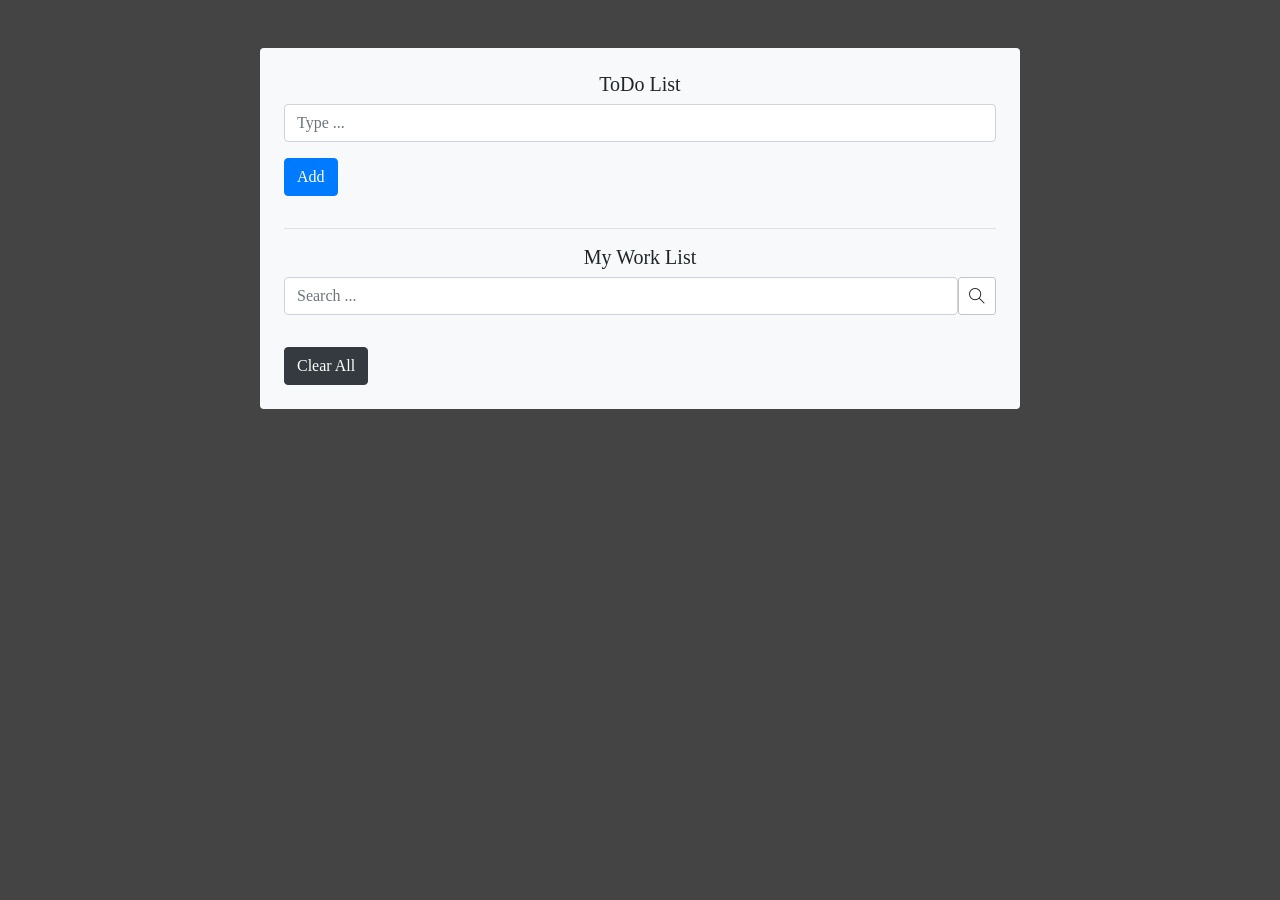
<file: Js/Browser_NotePad/index.html>
<!DOCTYPE html>
<html lang="en">

<head>
    <meta charset="UTF-8"/>
    <meta name="viewport" content="width=device-width, initial-scale=1.0"/>
    <link rel="stylesheet" href="themify-icons.css"/>
    <link rel="stylesheet" href="https://cdn.jsdelivr.net/npm/bootstrap@4.5.3/dist/css/bootstrap.min.css">
    <link rel="stylesheet" href="style.css"/>
    <title>Sample Bootstrap 4</title>
</head>

<body>
<div class="container mt-5">
    <div class="row d-flex justify-content-center">
        <div class="col-md-8 bg-light p-4 rounded">
            <form class="form-group" id="InputTask">
                <label for="createTask" class="label"><h5>ToDo List</h5></label>
                <input type="text" class="form-control" id="createTask" placeholder="Type ...">
                <span id="alertTask"></span>
                <button type="submit" class="btn btn-primary my-3" id="addBtn">Add</button>
            </form>
            <hr>
            <h5>My Work List</h5>

            <form class="form-group">
                <div class="input-search">
                    <input type="text" class="form-control" id="filter" placeholder="Search ...">
                    <i class="ti-search"></i>
                </div>
                <span id="alertClear"></span>
            </form>
            <div class="mb-3">
                <ul class="list-group pr-0" id="ulList">
                </ul>
            </div>
            <button class="btn btn-dark" id="clearBtn">Clear All</button>
        </div>
    </div>
</div>
</body>
<script src="javaScript.js"></script>
<script src="https://code.jquery.com/jquery-3.5.1.slim.min.js"></script>
<script src="https://cdn.jsdelivr.net/npm/bootstrap@4.5.3/dist/js/bootstrap.bundle.min.js"></script>

</html>
</file>
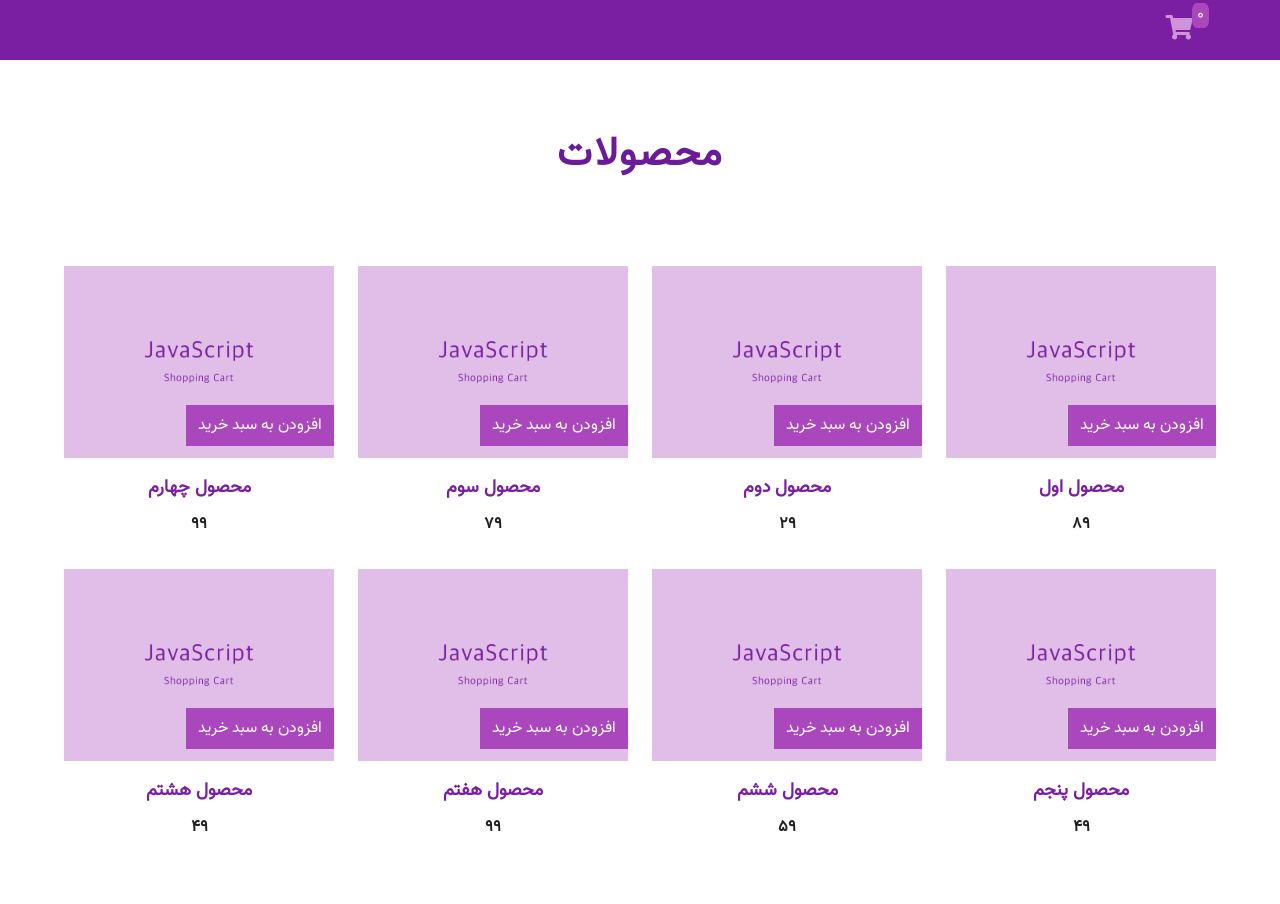
<file: Js/Shopping Cart/index.html>
<!DOCTYPE html>

<html>

<head>
  <link rel="stylesheet" href="./styles/main.css" />
  <link rel="stylesheet" href="./styles/all.min.css" />
  <title>Shopping Cart</title>
</head>

<body>
  <nav class="navbar">
    <div class="navbar-center">
      <div class="cart-btn">
        <span class="nav-icon">
          <i class="fas fa-shopping-cart"></i>
        </span>
        <div class="cart-items">0</div>
      </div>
    </div>
  </nav>
  <section class="products">
    <div class="section-title">
      <h2>محصولات</h2>
    </div>
    <div class="products-center"></div>
  </section>
  <div class="cart-overlay">
    <div class="cart">
      <span class="close-cart">
        <i class="fas fa-times"></i>
      </span>
      <h2>سبد خرید</h2>
      <div class="cart-content"></div>
      <div class="cart-footer">
        <h3>مجموع قیمت: <span class="cart-total">۸۹</span></h3>
        <button class="clear-cart btn">حذف محصولات</button>
      </div>
    </div>
  </div>
  <script src="app.js"></script>
  
</body>

</html>
</file>
<file: HTML & CSS/Figma/css/themify-icons.css>
@font-face {
	font-family: 'themify';
	src:url('../fonts/themify.eot?-fvbane');
	src:url('../fonts/themify.eot?#iefix-fvbane') format('embedded-opentype'),
		url('../fonts/themify.woff?-fvbane') format('woff'),
		url('../fonts/themify.ttf?-fvbane') format('truetype'),
		url('../fonts/themify.svg?-fvbane#themify') format('svg');
	font-weight: normal;
	font-style: normal;
}

[class^="ti-"], [class*=" ti-"] {
	font-family: 'themify';
	speak: none;
	font-style: normal;
	font-weight: normal;
	font-variant: normal;
	text-transform: none;
	line-height: 1;

	/* Better Font Rendering =========== */
	-webkit-font-smoothing: antialiased;
	-moz-osx-font-smoothing: grayscale;
}

.ti-wand:before {
	content: "\e600";
}
.ti-volume:before {
	content: "\e601";
}
.ti-user:before {
	content: "\e602";
}
.ti-unlock:before {
	content: "\e603";
}
.ti-unlink:before {
	content: "\e604";
}
.ti-trash:before {
	content: "\e605";
}
.ti-thought:before {
	content: "\e606";
}
.ti-target:before {
	content: "\e607";
}
.ti-tag:before {
	content: "\e608";
}
.ti-tablet:before {
	content: "\e609";
}
.ti-star:before {
	content: "\e60a";
}
.ti-spray:before {
	content: "\e60b";
}
.ti-signal:before {
	content: "\e60c";
}
.ti-shopping-cart:before {
	content: "\e60d";
}
.ti-shopping-cart-full:before {
	content: "\e60e";
}
.ti-settings:before {
	content: "\e60f";
}
.ti-search:before {
	content: "\e610";
}
.ti-zoom-in:before {
	content: "\e611";
}
.ti-zoom-out:before {
	content: "\e612";
}
.ti-cut:before {
	content: "\e613";
}
.ti-ruler:before {
	content: "\e614";
}
.ti-ruler-pencil:before {
	content: "\e615";
}
.ti-ruler-alt:before {
	content: "\e616";
}
.ti-bookmark:before {
	content: "\e617";
}
.ti-bookmark-alt:before {
	content: "\e618";
}
.ti-reload:before {
	content: "\e619";
}
.ti-plus:before {
	content: "\e61a";
}
.ti-pin:before {
	content: "\e61b";
}
.ti-pencil:before {
	content: "\e61c";
}
.ti-pencil-alt:before {
	content: "\e61d";
}
.ti-paint-roller:before {
	content: "\e61e";
}
.ti-paint-bucket:before {
	content: "\e61f";
}
.ti-na:before {
	content: "\e620";
}
.ti-mobile:before {
	content: "\e621";
}
.ti-minus:before {
	content: "\e622";
}
.ti-medall:before {
	content: "\e623";
}
.ti-medall-alt:before {
	content: "\e624";
}
.ti-marker:before {
	content: "\e625";
}
.ti-marker-alt:before {
	content: "\e626";
}
.ti-arrow-up:before {
	content: "\e627";
}
.ti-arrow-right:before {
	content: "\e628";
}
.ti-arrow-left:before {
	content: "\e629";
}
.ti-arrow-down:before {
	content: "\e62a";
}
.ti-lock:before {
	content: "\e62b";
}
.ti-location-arrow:before {
	content: "\e62c";
}
.ti-link:before {
	content: "\e62d";
}
.ti-layout:before {
	content: "\e62e";
}
.ti-layers:before {
	content: "\e62f";
}
.ti-layers-alt:before {
	content: "\e630";
}
.ti-key:before {
	content: "\e631";
}
.ti-import:before {
	content: "\e632";
}
.ti-image:before {
	content: "\e633";
}
.ti-heart:before {
	content: "\e634";
}
.ti-heart-broken:before {
	content: "\e635";
}
.ti-hand-stop:before {
	content: "\e636";
}
.ti-hand-open:before {
	content: "\e637";
}
.ti-hand-drag:before {
	content: "\e638";
}
.ti-folder:before {
	content: "\e639";
}
.ti-flag:before {
	content: "\e63a";
}
.ti-flag-alt:before {
	content: "\e63b";
}
.ti-flag-alt-2:before {
	content: "\e63c";
}
.ti-eye:before {
	content: "\e63d";
}
.ti-export:before {
	content: "\e63e";
}
.ti-exchange-vertical:before {
	content: "\e63f";
}
.ti-desktop:before {
	content: "\e640";
}
.ti-cup:before {
	content: "\e641";
}
.ti-crown:before {
	content: "\e642";
}
.ti-comments:before {
	content: "\e643";
}
.ti-comment:before {
	content: "\e644";
}
.ti-comment-alt:before {
	content: "\e645";
}
.ti-close:before {
	content: "\e646";
}
.ti-clip:before {
	content: "\e647";
}
.ti-angle-up:before {
	content: "\e648";
}
.ti-angle-right:before {
	content: "\e649";
}
.ti-angle-left:before {
	content: "\e64a";
}
.ti-angle-down:before {
	content: "\e64b";
}
.ti-check:before {
	content: "\e64c";
}
.ti-check-box:before {
	content: "\e64d";
}
.ti-camera:before {
	content: "\e64e";
}
.ti-announcement:before {
	content: "\e64f";
}
.ti-brush:before {
	content: "\e650";
}
.ti-briefcase:before {
	content: "\e651";
}
.ti-bolt:before {
	content: "\e652";
}
.ti-bolt-alt:before {
	content: "\e653";
}
.ti-blackboard:before {
	content: "\e654";
}
.ti-bag:before {
	content: "\e655";
}
.ti-move:before {
	content: "\e656";
}
.ti-arrows-vertical:before {
	content: "\e657";
}
.ti-arrows-horizontal:before {
	content: "\e658";
}
.ti-fullscreen:before {
	content: "\e659";
}
.ti-arrow-top-right:before {
	content: "\e65a";
}
.ti-arrow-top-left:before {
	content: "\e65b";
}
.ti-arrow-circle-up:before {
	content: "\e65c";
}
.ti-arrow-circle-right:before {
	content: "\e65d";
}
.ti-arrow-circle-left:before {
	content: "\e65e";
}
.ti-arrow-circle-down:before {
	content: "\e65f";
}
.ti-angle-double-up:before {
	content: "\e660";
}
.ti-angle-double-right:before {
	content: "\e661";
}
.ti-angle-double-left:before {
	content: "\e662";
}
.ti-angle-double-down:before {
	content: "\e663";
}
.ti-zip:before {
	content: "\e664";
}
.ti-world:before {
	content: "\e665";
}
.ti-wheelchair:before {
	content: "\e666";
}
.ti-view-list:before {
	content: "\e667";
}
.ti-view-list-alt:before {
	content: "\e668";
}
.ti-view-grid:before {
	content: "\e669";
}
.ti-uppercase:before {
	content: "\e66a";
}
.ti-upload:before {
	content: "\e66b";
}
.ti-underline:before {
	content: "\e66c";
}
.ti-truck:before {
	content: "\e66d";
}
.ti-timer:before {
	content: "\e66e";
}
.ti-ticket:before {
	content: "\e66f";
}
.ti-thumb-up:before {
	content: "\e670";
}
.ti-thumb-down:before {
	content: "\e671";
}
.ti-text:before {
	content: "\e672";
}
.ti-stats-up:before {
	content: "\e673";
}
.ti-stats-down:before {
	content: "\e674";
}
.ti-split-v:before {
	content: "\e675";
}
.ti-split-h:before {
	content: "\e676";
}
.ti-smallcap:before {
	content: "\e677";
}
.ti-shine:before {
	content: "\e678";
}
.ti-shift-right:before {
	content: "\e679";
}
.ti-shift-left:before {
	content: "\e67a";
}
.ti-shield:before {
	content: "\e67b";
}
.ti-notepad:before {
	content: "\e67c";
}
.ti-server:before {
	content: "\e67d";
}
.ti-quote-right:before {
	content: "\e67e";
}
.ti-quote-left:before {
	content: "\e67f";
}
.ti-pulse:before {
	content: "\e680";
}
.ti-printer:before {
	content: "\e681";
}
.ti-power-off:before {
	content: "\e682";
}
.ti-plug:before {
	content: "\e683";
}
.ti-pie-chart:before {
	content: "\e684";
}
.ti-paragraph:before {
	content: "\e685";
}
.ti-panel:before {
	content: "\e686";
}
.ti-package:before {
	content: "\e687";
}
.ti-music:before {
	content: "\e688";
}
.ti-music-alt:before {
	content: "\e689";
}
.ti-mouse:before {
	content: "\e68a";
}
.ti-mouse-alt:before {
	content: "\e68b";
}
.ti-money:before {
	content: "\e68c";
}
.ti-microphone:before {
	content: "\e68d";
}
.ti-menu:before {
	content: "\e68e";
}
.ti-menu-alt:before {
	content: "\e68f";
}
.ti-map:before {
	content: "\e690";
}
.ti-map-alt:before {
	content: "\e691";
}
.ti-loop:before {
	content: "\e692";
}
.ti-location-pin:before {
	content: "\e693";
}
.ti-list:before {
	content: "\e694";
}
.ti-light-bulb:before {
	content: "\e695";
}
.ti-Italic:before {
	content: "\e696";
}
.ti-info:before {
	content: "\e697";
}
.ti-infinite:before {
	content: "\e698";
}
.ti-id-badge:before {
	content: "\e699";
}
.ti-hummer:before {
	content: "\e69a";
}
.ti-home:before {
	content: "\e69b";
}
.ti-help:before {
	content: "\e69c";
}
.ti-headphone:before {
	content: "\e69d";
}
.ti-harddrives:before {
	content: "\e69e";
}
.ti-harddrive:before {
	content: "\e69f";
}
.ti-gift:before {
	content: "\e6a0";
}
.ti-game:before {
	content: "\e6a1";
}
.ti-filter:before {
	content: "\e6a2";
}
.ti-files:before {
	content: "\e6a3";
}
.ti-file:before {
	content: "\e6a4";
}
.ti-eraser:before {
	content: "\e6a5";
}
.ti-envelope:before {
	content: "\e6a6";
}
.ti-download:before {
	content: "\e6a7";
}
.ti-direction:before {
	content: "\e6a8";
}
.ti-direction-alt:before {
	content: "\e6a9";
}
.ti-dashboard:before {
	content: "\e6aa";
}
.ti-control-stop:before {
	content: "\e6ab";
}
.ti-control-shuffle:before {
	content: "\e6ac";
}
.ti-control-play:before {
	content: "\e6ad";
}
.ti-control-pause:before {
	content: "\e6ae";
}
.ti-control-forward:before {
	content: "\e6af";
}
.ti-control-backward:before {
	content: "\e6b0";
}
.ti-cloud:before {
	content: "\e6b1";
}
.ti-cloud-up:before {
	content: "\e6b2";
}
.ti-cloud-down:before {
	content: "\e6b3";
}
.ti-clipboard:before {
	content: "\e6b4";
}
.ti-car:before {
	content: "\e6b5";
}
.ti-calendar:before {
	content: "\e6b6";
}
.ti-book:before {
	content: "\e6b7";
}
.ti-bell:before {
	content: "\e6b8";
}
.ti-basketball:before {
	content: "\e6b9";
}
.ti-bar-chart:before {
	content: "\e6ba";
}
.ti-bar-chart-alt:before {
	content: "\e6bb";
}
.ti-back-right:before {
	content: "\e6bc";
}
.ti-back-left:before {
	content: "\e6bd";
}
.ti-arrows-corner:before {
	content: "\e6be";
}
.ti-archive:before {
	content: "\e6bf";
}
.ti-anchor:before {
	content: "\e6c0";
}
.ti-align-right:before {
	content: "\e6c1";
}
.ti-align-left:before {
	content: "\e6c2";
}
.ti-align-justify:before {
	content: "\e6c3";
}
.ti-align-center:before {
	content: "\e6c4";
}
.ti-alert:before {
	content: "\e6c5";
}
.ti-alarm-clock:before {
	content: "\e6c6";
}
.ti-agenda:before {
	content: "\e6c7";
}
.ti-write:before {
	content: "\e6c8";
}
.ti-window:before {
	content: "\e6c9";
}
.ti-widgetized:before {
	content: "\e6ca";
}
.ti-widget:before {
	content: "\e6cb";
}
.ti-widget-alt:before {
	content: "\e6cc";
}
.ti-wallet:before {
	content: "\e6cd";
}
.ti-video-clapper:before {
	content: "\e6ce";
}
.ti-video-camera:before {
	content: "\e6cf";
}
.ti-vector:before {
	content: "\e6d0";
}
.ti-themify-logo:before {
	content: "\e6d1";
}
.ti-themify-favicon:before {
	content: "\e6d2";
}
.ti-themify-favicon-alt:before {
	content: "\e6d3";
}
.ti-support:before {
	content: "\e6d4";
}
.ti-stamp:before {
	content: "\e6d5";
}
.ti-split-v-alt:before {
	content: "\e6d6";
}
.ti-slice:before {
	content: "\e6d7";
}
.ti-shortcode:before {
	content: "\e6d8";
}
.ti-shift-right-alt:before {
	content: "\e6d9";
}
.ti-shift-left-alt:before {
	content: "\e6da";
}
.ti-ruler-alt-2:before {
	content: "\e6db";
}
.ti-receipt:before {
	content: "\e6dc";
}
.ti-pin2:before {
	content: "\e6dd";
}
.ti-pin-alt:before {
	content: "\e6de";
}
.ti-pencil-alt2:before {
	content: "\e6df";
}
.ti-palette:before {
	content: "\e6e0";
}
.ti-more:before {
	content: "\e6e1";
}
.ti-more-alt:before {
	content: "\e6e2";
}
.ti-microphone-alt:before {
	content: "\e6e3";
}
.ti-magnet:before {
	content: "\e6e4";
}
.ti-line-double:before {
	content: "\e6e5";
}
.ti-line-dotted:before {
	content: "\e6e6";
}
.ti-line-dashed:before {
	content: "\e6e7";
}
.ti-layout-width-full:before {
	content: "\e6e8";
}
.ti-layout-width-default:before {
	content: "\e6e9";
}
.ti-layout-width-default-alt:before {
	content: "\e6ea";
}
.ti-layout-tab:before {
	content: "\e6eb";
}
.ti-layout-tab-window:before {
	content: "\e6ec";
}
.ti-layout-tab-v:before {
	content: "\e6ed";
}
.ti-layout-tab-min:before {
	content: "\e6ee";
}
.ti-layout-slider:before {
	content: "\e6ef";
}
.ti-layout-slider-alt:before {
	content: "\e6f0";
}
.ti-layout-sidebar-right:before {
	content: "\e6f1";
}
.ti-layout-sidebar-none:before {
	content: "\e6f2";
}
.ti-layout-sidebar-left:before {
	content: "\e6f3";
}
.ti-layout-placeholder:before {
	content: "\e6f4";
}
.ti-layout-menu:before {
	content: "\e6f5";
}
.ti-layout-menu-v:before {
	content: "\e6f6";
}
.ti-layout-menu-separated:before {
	content: "\e6f7";
}
.ti-layout-menu-full:before {
	content: "\e6f8";
}
.ti-layout-media-right-alt:before {
	content: "\e6f9";
}
.ti-layout-media-right:before {
	content: "\e6fa";
}
.ti-layout-media-overlay:before {
	content: "\e6fb";
}
.ti-layout-media-overlay-alt:before {
	content: "\e6fc";
}
.ti-layout-media-overlay-alt-2:before {
	content: "\e6fd";
}
.ti-layout-media-left-alt:before {
	content: "\e6fe";
}
.ti-layout-media-left:before {
	content: "\e6ff";
}
.ti-layout-media-center-alt:before {
	content: "\e700";
}
.ti-layout-media-center:before {
	content: "\e701";
}
.ti-layout-list-thumb:before {
	content: "\e702";
}
.ti-layout-list-thumb-alt:before {
	content: "\e703";
}
.ti-layout-list-post:before {
	content: "\e704";
}
.ti-layout-list-large-image:before {
	content: "\e705";
}
.ti-layout-line-solid:before {
	content: "\e706";
}
.ti-layout-grid4:before {
	content: "\e707";
}
.ti-layout-grid3:before {
	content: "\e708";
}
.ti-layout-grid2:before {
	content: "\e709";
}
.ti-layout-grid2-thumb:before {
	content: "\e70a";
}
.ti-layout-cta-right:before {
	content: "\e70b";
}
.ti-layout-cta-left:before {
	content: "\e70c";
}
.ti-layout-cta-center:before {
	content: "\e70d";
}
.ti-layout-cta-btn-right:before {
	content: "\e70e";
}
.ti-layout-cta-btn-left:before {
	content: "\e70f";
}
.ti-layout-column4:before {
	content: "\e710";
}
.ti-layout-column3:before {
	content: "\e711";
}
.ti-layout-column2:before {
	content: "\e712";
}
.ti-layout-accordion-separated:before {
	content: "\e713";
}
.ti-layout-accordion-merged:before {
	content: "\e714";
}
.ti-layout-accordion-list:before {
	content: "\e715";
}
.ti-ink-pen:before {
	content: "\e716";
}
.ti-info-alt:before {
	content: "\e717";
}
.ti-help-alt:before {
	content: "\e718";
}
.ti-headphone-alt:before {
	content: "\e719";
}
.ti-hand-point-up:before {
	content: "\e71a";
}
.ti-hand-point-right:before {
	content: "\e71b";
}
.ti-hand-point-left:before {
	content: "\e71c";
}
.ti-hand-point-down:before {
	content: "\e71d";
}
.ti-gallery:before {
	content: "\e71e";
}
.ti-face-smile:before {
	content: "\e71f";
}
.ti-face-sad:before {
	content: "\e720";
}
.ti-credit-card:before {
	content: "\e721";
}
.ti-control-skip-forward:before {
	content: "\e722";
}
.ti-control-skip-backward:before {
	content: "\e723";
}
.ti-control-record:before {
	content: "\e724";
}
.ti-control-eject:before {
	content: "\e725";
}
.ti-comments-smiley:before {
	content: "\e726";
}
.ti-brush-alt:before {
	content: "\e727";
}
.ti-youtube:before {
	content: "\e728";
}
.ti-vimeo:before {
	content: "\e729";
}
.ti-twitter:before {
	content: "\e72a";
}
.ti-time:before {
	content: "\e72b";
}
.ti-tumblr:before {
	content: "\e72c";
}
.ti-skype:before {
	content: "\e72d";
}
.ti-share:before {
	content: "\e72e";
}
.ti-share-alt:before {
	content: "\e72f";
}
.ti-rocket:before {
	content: "\e730";
}
.ti-pinterest:before {
	content: "\e731";
}
.ti-new-window:before {
	content: "\e732";
}
.ti-microsoft:before {
	content: "\e733";
}
.ti-list-ol:before {
	content: "\e734";
}
.ti-linkedin:before {
	content: "\e735";
}
.ti-layout-sidebar-2:before {
	content: "\e736";
}
.ti-layout-grid4-alt:before {
	content: "\e737";
}
.ti-layout-grid3-alt:before {
	content: "\e738";
}
.ti-layout-grid2-alt:before {
	content: "\e739";
}
.ti-layout-column4-alt:before {
	content: "\e73a";
}
.ti-layout-column3-alt:before {
	content: "\e73b";
}
.ti-layout-column2-alt:before {
	content: "\e73c";
}
.ti-instagram:before {
	content: "\e73d";
}
.ti-google:before {
	content: "\e73e";
}
.ti-github:before {
	content: "\e73f";
}
.ti-flickr:before {
	content: "\e740";
}
.ti-facebook:before {
	content: "\e741";
}
.ti-dropbox:before {
	content: "\e742";
}
.ti-dribbble:before {
	content: "\e743";
}
.ti-apple:before {
	content: "\e744";
}
.ti-android:before {
	content: "\e745";
}
.ti-save:before {
	content: "\e746";
}
.ti-save-alt:before {
	content: "\e747";
}
.ti-yahoo:before {
	content: "\e748";
}
.ti-wordpress:before {
	content: "\e749";
}
.ti-vimeo-alt:before {
	content: "\e74a";
}
.ti-twitter-alt:before {
	content: "\e74b";
}
.ti-tumblr-alt:before {
	content: "\e74c";
}
.ti-trello:before {
	content: "\e74d";
}
.ti-stack-overflow:before {
	content: "\e74e";
}
.ti-soundcloud:before {
	content: "\e74f";
}
.ti-sharethis:before {
	content: "\e750";
}
.ti-sharethis-alt:before {
	content: "\e751";
}
.ti-reddit:before {
	content: "\e752";
}
.ti-pinterest-alt:before {
	content: "\e753";
}
.ti-microsoft-alt:before {
	content: "\e754";
}
.ti-linux:before {
	content: "\e755";
}
.ti-jsfiddle:before {
	content: "\e756";
}
.ti-joomla:before {
	content: "\e757";
}
.ti-html5:before {
	content: "\e758";
}
.ti-flickr-alt:before {
	content: "\e759";
}
.ti-email:before {
	content: "\e75a";
}
.ti-drupal:before {
	content: "\e75b";
}
.ti-dropbox-alt:before {
	content: "\e75c";
}
.ti-css3:before {
	content: "\e75d";
}
.ti-rss:before {
	content: "\e75e";
}
.ti-rss-alt:before {
	content: "\e75f";
}
</file>
<file: HTML & CSS/Figma/css/vazir.css>
@font-face {
    font-family: Vazir;
    src: url('../fonts/eot/Vazir.eot');
    src: url('../fonts/eot/Vazir.eot?#iefix') format('embedded-opentype'),
         url('../fonts/woff2/Vazir.woff2') format('woff2'),
         url('../fonts/woff/Vazir.woff') format('woff'),
         url('../fonts/ttf/Vazir.ttf') format('truetype');
    font-weight: normal;
  }
  
  @font-face {
    font-family: Vazir;
    src: url('../fonts/eot/Vazir-Bold.eot');
    src: url('../fonts/eot/Vazir-Bold.eot?#iefix') format('embedded-opentype'),
         url('../fonts/woff2/Vazir-Bold.woff2') format('woff2'),
         url('../fonts/woff/Vazir-Bold.woff') format('woff'),
         url('../fonts/ttf/Vazir-Bold.ttf') format('truetype');
    font-weight: bold;
  }
  
  @font-face {
    font-family: Vazir;
    src: url('../fonts/eot/Vazir-Light.eot');
    src: url('../fonts/eot/Vazir-Light.eot?#iefix') format('embedded-opentype'),
         url('../fonts/woff2/Vazir-Light.woff2') format('woff2'),
         url('../fonts/woff/Vazir-Light.woff') format('woff'),
         url('../fonts/ttf/Vazir-Light.ttf') format('truetype');
    font-weight: 300;
  }
  
  @font-face {
    font-family: Vazir;
    src: url('../fonts/eot/Vazir-Medium.eot');
    src: url('../fonts/eot/Vazir-Medium.eot?#iefix') format('embedded-opentype'),
         url('../fonts/woff2/Vazir-Medium.woff2') format('woff2'),
         url('../fonts/woff/Vazir-Medium.woff') format('woff'),
         url('../fonts/ttf/Vazir-Medium.ttf') format('truetype');
    font-weight: 500;
  }
  
  @font-face {
    font-family: Vazir;
    src: url('../fonts/eot/Vazir-Thin.eot');
    src: url('../fonts/eot/Vazir-Thin.eot?#iefix') format('embedded-opentype'),
         url('../fonts/woff2/Vazir-Thin.woff2') format('woff2'),
         url('../fonts/woff/Vazir-Thin.woff') format('woff'),
         url('../fonts/ttf/Vazir-Thin.ttf') format('truetype');
    font-weight: 100;
  }
</file>
<file: HTML & CSS/Figma/css/style.css>
body {
  direction: rtl;
  text-align: right;
  font-family: Vazir;
  color: #5a5a5a;
}
.box-shadow {
  box-shadow: 0 0 0.2rem rgba(0, 0, 0, 0.1);
}
.section {
  padding: 50px 0;
}
h1 {
  font-size: 3.5rem;
  font-weight: 300;
}
h2 {
  font-size: 3rem;
  color: #633991;
  font-weight: 300;
}
h3 {
  font-size: 2rem;
  color: #633991;
  font-weight: 300;
}

h4 {
  font-size: 1.2rem;
  color: #633991;
}
p {
  color: #959094;
}

@media (max-width: 768px) {
  h1 {
    font-size: 2.3rem;
  }
  h2 {
    font-size: 1.5rem;
    font-weight: 400;
  }
  h3 {
    font-size: 1.2rem;
    font-weight: 400;
  }
  h4 {
    font-size: 1rem;
    font-weight: 400;
  }
  h5 {
    font-size: 0.8rem;
    font-weight: 400;
  }
  p,
  p.card-text {
    font-size: 0.8rem;
  }
  p.lead {
    font-size: 1rem;
  }
  .blockquote {
    font-size: 0.8rem;
  }
}
/*--------------- Start NAVBAR ----------------*/
.nav-menu {
  padding-top: 1rem;
  transition: all 0.3s ease;
}
.nav-menu.is-scrolling,
.nav-menu.is-open {
  background: rgb(74, 13, 143);
  background: -moz-linear-gradient(
    135deg,
    rgba(74, 13, 143, 0) 0%,
    rgba(74, 13, 143, 0) 0%,
    rgba(250, 42, 143, 1) 81%
  );
  background: -webkit-linear-gradient(
    135deg,
    rgba(74, 13, 143, 0) 0%,
    rgba(74, 13, 143, 0) 0%,
    rgba(250, 42, 143, 1) 81%
  );
  background: linear-gradient(
    135deg,
    rgba(74, 13, 143, 1) 0%,
    rgba(74, 13, 143, 1) 0%,
    rgba(250, 42, 143, 1) 81%
  );
  box-shadow: 0px 5px 23px 0px rgba(0, 0, 0, 0.1);
  filter: progid:DXImageTransform.Microsoft.gradient(startColorstr="#4a0d8f",endColorstr="#fa2a8f",GradientType=1);
}
.nav-menu.is-scrolling {
  padding-top: 0;
}
.nav-link {
  position: relative;
  margin: 0 5px;
  font-size: 14px;
}
.nav-item .btn {
  padding: 5px 20px;
  font-size: 12px;
}
.nav-item .btn:hover,
.nav-item .btn:focus {
  color: #d6619c;
}
@media (min-width: 992px) {
  .navbar-expand-lg .navbar-nav .nav-link.active::after {
    content: "";
    border-bottom: 1px solid white;
    color: white;
    left: 1rem;
    right: 1rem;
    bottom: 5px;
    height: 10px;
    position: absolute;
  }
}
/*--------------- Start NAVBAR ----------------*/

/*--------------- Start HEADER ----------------*/
header {
  padding-top: 120px;
  color: #fff;
}
.bg-gradiant {
  background: rgb(0, 33, 36);
  background: -moz-linear-gradient(
    135deg,
    rgba(0, 33, 36, 1) 0%,
    rgba(60, 8, 118, 0.8) 0%,
    rgba(250, 0, 118, 0.8) 81%
  );
  background: -webkit-linear-gradient(
    135deg,
    rgba(0, 33, 36, 1) 0%,
    rgba(60, 8, 118, 0.8) 0%,
    rgba(250, 0, 118, 0.8) 81%
  );
  background: linear-gradient(
    135deg,
    rgba(0, 33, 36, 1) 0%,
    rgba(60, 8, 118, 0.8) 0%,
    rgba(250, 0, 118, 0.8) 81%
  );
  filter: progid:DXImageTransform.Microsoft.gradient(startColorstr="#002124",endColorstr="#fa0076",GradientType=1);
}
.p-header {
  padding: 1rem 0;
  font-size: 1rem;
  max-width: 768px;
  margin: auto;
  color: #ffb8f6;
}
.img-phone {
  height: 0;
  padding-bottom: 60%;
  overflow: hidden;
}
@media (max-width: 1200px) {
  .img-phone {
    padding-bottom: 60%;
  }
}
@media (max-width: 991px) {
  .img-phone {
    padding-bottom: 80%;
  }
}
@media (max-width: 767px) {
  .img-phone {
    padding-bottom: 99%;
  }
}
@media (max-width: 576px) {
  .img-phone {
    padding-bottom: 99%;
  }
}
/*--------------- End HEADER ----------------*/
/*--------------- Start Section 1 ----------------*/
.light-bg {
  background-color: #faf6fb;
}
.section-title {
  color: #998a9b;
}
.gradient-fill {
  color: #fc73b4;
  background: linear-gradient(to bottom, #9477b4 0%, #fc73b4 100%);
  background-clip: text;
  -webkit-background-clip: text;
  -webkit-text-fill-color: transparent;
}
span.gradient-fill {
  font-size: 40px;
  padding: 5px 0px 0px 10px;
}
.section .card {
  border: 0;
  transition: all 0.3s ease;
}
.section .card:hover {
  transform: translateY(-3px);
  box-shadow: 0 0 0.8rem rgba(0, 0, 0, 0.2);
}
.section .card:before {
  content: "";
  color: #fc73b4;
  background: linear-gradient(to bottom, #9477b4 0%, #fc73b4 100%);
  width: 3px;
  left: 0;
  top: 0;
  bottom: 0;
  position: absolute;
}
.card-text {
  font-size: 14px;
}

/*--------------- End Section 1 ----------------*/
/*--------------- Start Section 2 ----------------*/
.icon-box {
  background-color: white;
  box-shadow: 0 0 0.5rem rgba(0, 0, 0, 0.2);
  padding: 10px !important;
  border-radius: 5px;
}
.btn-pink {
  background-color: #e54595;
  background: linear-gradient(122deg, #e54595 0%, #fd378e 100%);
  color: #fff;
  font-weight: 500;
  font-size: 12px;
  padding: 0.5rem 1.5rem;
}
.btn-pink:hover,
.btn-pink:focus,
.btn-pink:active,
.btn-pink:visited {
  background-color: #fd378e;
  background: linear-gradient(122deg, #fd378e 0%, #e54595 100%);
  color: #fff;
}
.perspective-img {
  position: relative;
  z-index: -1;
}
@media (min-width: 992px) {
  .perspective-img {
    margin-top: -80px;
  }
}
/*--------------- End Section 2 ----------------*/
/*--------------- Start Section 3 ----------------*/
.tab-menu {
  text-align: right;
  background-color: #fff;
  padding: 50px;
  display: flex;
  align-items: center;
}
p.lead {
  color: #e38cb7;
  margin-bottom: 2rem;
}
.nav-tabs {
  padding: 0;
  margin: 0;
}
.nav-tabs li.nav-item .nav-link {
  margin: 0;
}
.nav-tabs li.nav-item .nav-link,
.nav-tabs li.nav-item .nav-link:focus,
.nav-tabs li.nav-item .nav-link:hover {
  background-color: #f5eff7;
  border: #faf6fb #faf6fb #fff;
  padding: 1rem 1rem;
  margin-left: 0.3rem;
  color: #aaaaaa;
  font-size: 1rem;
}
@media (max-width: 568px) {
  .nav-tabs li.nav-item .nav-link,
  .nav-tabs li.nav-item .nav-link:focus,
  .nav-tabs li.nav-item .nav-link:hover {
    background-color: #f5eff7;
    border: #faf6fb #faf6fb #fff;
    padding: 0.3rem 0.3rem;
    margin-left: 0.1rem;
    color: #aaaaaa;
    font-size: 0.7rem;
  }
}
.nav-tabs li.nav-item:last-child .nav-link {
  margin: 0;
}
.nav-tabs li.nav-item .nav-link.active {
  background-color: #fff;
  border-top-width: 3px;
  border-bottom-width: 0;
  border-color: #ce75b4 #faf6fb #fff;
  color: #633991;
}
/*--------------- End Section 3 ----------------*/
/*--------------- Start Section 5 ----------------*/
.circle {
  display: flex;
  align-items: center;
  justify-content: center;
  background-color: #fff;
  color: #e54595;
  font-size: 2rem;
  border-radius: 50%;
  padding: 10px;
  width: 100px;
  height: 100px;
  margin: 0 0 1rem 2rem;
  box-shadow: 0 0 1rem rgba(0, 0, 0, 0.2);
  transition: all 0.3s ease;
}
.media:hover .circle {
  background-color: #e54595;
  color: #fff;
}
/*--------------- End Section 5 ----------------*/
.owl-carousel .owl-item img.client-img {
  width: 110px;
  margin: 30px auto;
  border-radius: 50%;
  box-shadow: 0px 9px 32px 0px rgba(0, 0, 0, 0.07);
}

.comment-single {
  text-align: center;
  max-width: 80%;
  margin: 0 auto;
}

.blockquote {
  color: #7a767a;
  font-weight: 300;
}

.owl-next.disabled,
.owl-prev.disabled {
  opacity: 0.5;
}

.owl-next,
.owl-prev {
  position: absolute;
  top: 50%;
  transform: translateY(-50%);
}

.owl-next {
  right: 0;
}

.owl-prev {
  left: 0;
}
owl-theme .owl-dots {
  margin-top: 60px;
  text-align: center;
}

.owl-theme .owl-dots .owl-dot {
  background: #e7d9eb;
  width: 35px;
  height: 8px;
  border-radius: 10px;
  transition: all 0.3s ease-in;
  margin: 0 7px;
  outline: none;
}

.owl-theme .owl-dots .owl-dot:hover {
  background: #ff487e;
}

.owl-theme .owl-dots .owl-dot.active {
  box-shadow: 0px 9px 32px 0px rgba(0, 0, 0, 0.07);
  background: #ff487e;
}

.img-gallery .owl-item {
  box-shadow: 0px 9px 32px 0px rgba(0, 0, 0, 0.07);
  transform: scale(0.8);
  transition: all 0.3s ease-in;
}
.img-gallery .owl-item.center {
  transform: scale(1);
}

@media (max-width: 992px) {
  .card-deck {
    flex-direction: column;
  }

  .card-deck .card {
    margin-bottom: 15px;
  }
}
.card-pane{
  text-align: center;
  margin: .3rem .5rem;
  border-radius: 5px;
  border: .2px solid #e7d9eb;
}
.card-pane p,
.card-pane h3,
.card-pane small,
.card-pane sub{
  line-height: 3rem;
}
.card-center{
  box-shadow: 0 0 1.5rem rgba(0, 0, 0, 0.2);

  border-top: 3px solid #e54595;

}
.call-to-action {
  text-align: center;
  color: #fff;
  margin: 3rem 0;
}

.call-to-action .box-icon {
  margin-left :auto;
  margin-right: auto;
  border-radius: 5px;
  transform: scale(0.85);
  margin-bottom: 2.5rem;
}

.call-to-action h2 {
  color: #FFF;
  margin-bottom: 16px;
}

.call-to-action .tagline {
  font-size: 16px;
  font-weight: 300;
  color: #ffb8f6;
  max-width: 650px;
  margin: 0 auto;
}

.social-icons a {
  background-color: #fff;
  box-shadow: 0px 0px 21px 0px rgba(0,0,0,0.05);
  width: 50px;
  height: 50px;
  display: flex;
  justify-content: center;
  align-items: center;
  border-radius: 5px;
  color: #f4c9e2;
  margin: 0 0.3rem;
  transition: all 0.3s ease;
}

.social-icons a:hover {
  text-decoration: none;
  color: #e38cb7;
}
</file>
<file: HTML & CSS/Newsbit/css/style.css>
* {
    margin: 0 auto;
    font-size: 14px;
    font-family: "Encode Sans Expanded", sans-serif;
    color: #333;
}

.clear-fix {
    clear: both;
}

.title {
    position: relative;
    padding-bottom: 20px;
    margin: 40px 0;
    font-size: 18px;
    font-weight: 700;
}

.title::after {
    content: "";
    width: 100%;
    position: absolute;
    bottom: 0;
    left: 0;
    height: 1px;
    background-color: #ccc;
}

.title::before {
    content: "";
    position: absolute;
    bottom: 0;
    left: 0;
    width: 80px;
    height: 5px;
    background-color: #f9b500;
}

.article-title {
    padding-top: 20px;
}

.article-title a {
    font-size: 20px;
    font-weight: 700;
}

.info-bar {
    list-style-type: none;
    padding-top: 10px;
    padding-bottom: 20px;
    padding-left: 0;
    display: inline-block;
}

.info-bar li {
    display: inline-block;
    margin-right: 20px;
    line-height: 24px;
}

.text-muted {
    color: #888;
}

.text-yellow {
    color: #f9b500;
}

a {
    text-decoration: none;
    transition: all 0.2s;
}

a:hover {
    text-decoration: none;
    color: #f9b500;
    transition: all 0.2s;
}

a:hover > b {
    text-decoration: none;
    color: #f9b500;
    transition: all 0.2s;
}

.app {
    width: 1140px;
}

/************** / HEADER **************/
.header {
    margin-top: 25px;
    padding-bottom: 50px;
}

.header-menu {
    float: right;
    font-weight: 600;
    list-style-type: none;
}

.header-menu-item {
    display: inline;
    padding: 0 18px;
}

.header-menu-item a {
    font-size: 13px;
}

.berger-menu {
    display: none;
}

.search-icon {
    position: relative;
    right: 30px;
}

.logo {
    float: left;
    padding: 0 15px;
}

.search-icon {
    display: none;
}

/************** INTRODUCTION **************/
.introduction {
    padding: 0 15px;
}

.a-intro {
    position: relative;
    height: 100%;
    display: block;
}

/************** INTRO-2-3 **************/

.intro-2-3 {
    width: calc(calc(200% / 3) - 10px);
    margin-right: 10px;
    float: left;
    height: 400px;
}

.intro-2-3-bg {
    background: url(../images/slider-1-1200x900.jpg);
}

.intro-2-3-bg,
.intro-1-3-first-bg,
.intro-1-3-second-bg,
.intro-1-3-horiz-first-bg,
.intro-1-3-horiz-second-bg,
.intro-1-3-horiz-third-bg {
    background-size: cover;
    background-position: center;
    height: 100%;
    display: flex;
    flex-direction: column;
    justify-content: flex-end;
    transition: all 1s;
}

.intro-2-3-bg:after,
.intro-1-3-first-bg::after,
.intro-1-3-second-bg::after,
.intro-1-3-horiz-first-bg::after,
.intro-1-3-horiz-second-bg::after,
.intro-1-3-horiz-third-bg::after {
    content: "";
    position: absolute;
    top: 0;
    bottom: 0;
    left: 0;
    right: 0;
    opacity: 0.6;
    background: linear-gradient(to top, #000 0%, rgba(0, 0, 0, 0.4) 100%);
}

.intro-2-3-bg:hover:after,
.intro-1-3-first-bg:hover:after,
.intro-1-3-second-bg:hover::after,
.intro-1-3-horiz-first-bg:hover::after,
.intro-1-3-horiz-second-bg:hover::after,
.intro-1-3-horiz-third-bg:hover::after {
    animation-name: bgcolor;
    animation-duration: 0.2s;
    background: linear-gradient(to top, #000 0%, rgb(0, 0, 0) 100%);
}

@keyframes bgcolor {
    0% {
        background: linear-gradient(to top, #000 0%, rgba(0, 0, 0, 0.4) 100%);
    }
    25% {
        background: linear-gradient(to top, #000 0%, rgba(0, 0, 0, 0.6) 100%);
    }
    50% {
        background: linear-gradient(to top, #000 0%, rgba(0, 0, 0, 0.8) 100%);
    }
    75% {
        background: linear-gradient(to top, #000 0%, rgba(0, 0, 0, 0.9) 100%);
    }
    100% {
        background: linear-gradient(to top, #000 0%, rgba(0, 0, 0, 1) 100%);
    }
}

/************** INTRO-1-3-FIRST **************/
.intro-1-3-first {
    width: calc(100% / 3);
    height: 195px;
    margin-bottom: 10px;
    float: right;
}

.intro-1-3-first-bg {
    background-image: url(../images/slider-2-450x600.jpg);
}

/************** INTRO-1-3-SECOND **************/

.intro-1-3-second {
    width: calc(100% / 3);
    height: 195px;
    float: right;
}

.intro-1-3-second-bg {
    background-image: url(../images/slider-3-450x600.jpg);
}

/************** INTRO-1-3-HORIZ-FIRST **************/
.intro-1-3-horiz-first {
    width: calc(calc(100% / 3) - 10px);
    height: 195px;
    margin-top: 10px;
    margin-right: 10px;
    float: left;
}

.intro-1-3-horiz-first-bg {
    background-image: url(../images/slider-4-450x600.jpg);
}

/************** INTRO-1-3-HORIZ-SECOND **************/
.intro-1-3-horiz-second {
    width: calc(calc(100% / 3) - 10px);
    height: 195px;
    margin-top: 10px;
    margin-right: 10px;
    float: left;
}

.intro-1-3-horiz-second-bg {
    background-image: url(../images/slider-5-450x600.jpg);
}

/************** INTRO-1-3-HORIZ-THIRD **************/
.intro-1-3-horiz-third {
    width: calc(100% / 3);
    height: 195px;
    margin-top: 10px;
    float: left;
}

.intro-1-3-horiz-third-bg {
    background-image: url(../images/slider-6-450x600.jpg);
}

/************** INTRO-OPTIONS **************/
.intro-captions {
    padding: 20px;
    position: relative;
    z-index: 2;
}

.header-intro {
    color: #fff;
    font-size: 26px;
    padding: 20px 0;
    font-weight: 700;
    line-height: 40px;
}

.header-intro-1-3 {
    color: #fff;
    font-size: 20px;
    padding: 10px 0;
    line-height: 28px;
    font-weight: 700;
}

.intro-list {
    list-style-type: none;
    display: flex;
    align-items: flex-end;

    padding: 0;
}

.intro-list-item {
    color: #fff;
    padding-right: 30px;
    margin: 0;
    font-weight: 400;
}

/************** CONTENT **************/
.content {
    padding: 0 15px;
    display: flex;
}

.main-content {
    width: calc(calc(200% / 3));
}

.main-content img {
    width: 100%;
}

.content-list {
    list-style-type: none;
    display: flex;
    align-items: flex-end;
    padding: 0;
}

.content-list-item {
    color: #888;
    padding: 15px 15px 25px 0;
    margin: 0;
    font-weight: 500;
}

.content p {
    color: #333333c9;
    font-size: 15px;
    font-weight: 500;
}

.content2 {
    display: flex;
}

.content-img:nth-of-type(2) {
    margin-left: 30px;
}

/************** SIDEBAR **************/


.sidebar {
    width: calc(100% / 3);
    margin-left: 45px;
    padding-top: 50px;
}

.sidebar-list {
    list-style-type: none;
    text-align: center;
    padding: 0;
}

.sidebar-list-item {
    background-color: #f9b500;
    padding: 15px 25px;
    margin-bottom: 1px;
    font-size: 13px;
    font-weight: 700;
}

.sidebar h5 {
    transition: color .3s;
}

.recent-news-item:hover h5 {
    color: #f9b500;
}

.recent-news {
    padding-top: 10px;
}

.news-content {
    padding: 0 20px;
}

.recent-news-item {
    display: flex;
    align-items: center;
    padding: 10px 0;
}

.news-content h5 {
    padding: 15px 0;
    font-size: 17px;
    font-weight: 600;
}

.news-content h6 {
    font-size: 13px;
    font-weight: 100;
    color: #888;
}

.news-content h6 span {
    font-weight: 700;
}

.text-newslater {
    color: #ccc;
    padding-bottom: 25px;
}

.mailbox {
    display: flex;
}

.mailbox input[type=email] {
    width: 100%;
    padding: 10px;
    border: 1px solid #f9b500;
    border-right: none;
    border-radius: 3px 0 0 3px;
    outline: #f9b500;
}

.mailbox input[type=email]:focus {
    border: 2px solid #f9b500;
    border-right: none;

}

.mailbox button {
    background-color: #f9b500;
    padding: 15px;
    border: none;
    border-radius: 0 3px 3px 0;
    cursor: pointer;
}

.mailbox button:hover {
    background-color: #000;
}

.mailbox button:hover .fa-paper-plane {
    background-color: #000;
    color: #fff;
    transition: all 1s;
}

/************** FOOTER **************/

footer {
    width: 100%;
    background-color: #191919;
    margin-top: 50px;
    overflow-x: hidden;
}

.content-footer {
    position: relative;
    width: 1125px;
    max-width: 100%;
    padding: 50px 15px;
    margin: 0 auto;
}

.box-img {
    position: absolute;
    opacity: .1;
}

.footer-link {
    display: flex;
    justify-content: center;
    align-items: stretch;
    padding-bottom: 40px;
}

.description, .first-link, .second-link {
    flex-basis: 33.3%;
    z-index: 1;
}

.description, .first-link {
    margin-right: 35px;
}

.logo-footer {
    display: block;
    padding: 0 0 30px 0;
}

.text-description, .copyright {
    color: #ccc;
    font-size: 16px;
    line-height: 1.5;
}

.copyright {
    padding-top: 30px;
}

.copyright a {
    color: #ccc;
}

.header-link {
    color: #f9b500;
    font-size: 17px;
    padding: 0 0 20px 5px;
}

.first-link a, .second-link a {
    color: #fff;
    font-size: 15px;
    font-weight: 700;
    line-height: 3;
}

.content-footer a:hover {
    color: #f9b500;
    transition: .3s;
}

.h6-link {
    color: #ccc;
    font-weight: 100;
    font-size: 13px;
    line-height: 3;

}

.content-footer hr {
    opacity: .2;
    font-weight: 100;
}

.social {
    padding-top: 20px;
    display: flex;
    justify-content: space-between;
}

.social-logo, .social-link {
    margin: 0;
}

.social a {
    color: #ccc;
    padding-right: 20px;
    font-size: 12px;
}

.social i:hover {
    color: #f9b500;
}
</file>
<file: HTML & CSS/Newsbit/css/large.css>
@media (max-width: 1199.98px) {
    .app {
        width: 992px;
    }

    .header-menu-item {
        padding: 0 16px;
    }

    .berger-menu {
        display: none;
    }

    .content-list {
        flex-wrap: wrap;
    }

    .content-list-item {
        padding-right: 20px;
        padding-bottom: 5px;
    }

    .content-footer {
        width: 977px;
    }
}
</file>
<file: HTML & CSS/Newsbit/css/medium.css>
@media (max-width: 991.98px) {
  .app {
    width: calc(100% - 20px);
    padding: 0 10px;
  }
  .logo-image {
    width: 100%;
    height: 16px;
  }
  .header-menu-item {
    padding: 0 10px;
  }
  /**************  INTRODUCTION **************/
  .intro-2-3 {
    height: 350px;
  }
  .intro-1-3-first,
  .intro-1-3-second{
    height: 170px;
  }
  .intro-1-3-horiz-first,
  .intro-1-3-horiz-second,
  .intro-1-3-horiz-third {
    height: 170px;
  }
  .header-intro {
    color: #fff;
    font-size: 18px;
    padding-bottom: 10px;
    font-weight: 700;
    line-height: 30px;
  }
  .intro-captions {
    margin: 0;
  }
  .header-intro-1-3 {
    color: #fff;
    font-size: 15px;
    padding: 10px 0;
    line-height: 20px;
    font-weight: 700;
  }
  .intro-list-item {
    font-size: 12px;
    padding-right: 10px;
    margin: 0;
    font-weight: 400;
  }
  /**************  MAIN **************/
  .content{
    display: inline-block;
    margin: 0;
  }
  .main-content{
    order: 1;
    width: 100%;
  }
  .sidebar{
    order: 2;
    width: 100%;
    margin: 0 auto;
  }
  /**************  FOOTER **************/
  .content-footer{
    width: 753px;
    margin: 0 auto;
  }
  .description, .first-link {
    margin-right: 20px;
  }
}
</file>
<file: HTML & CSS/Newsbit/css/small.css>
@media (max-width: 767.98px) {
    .app {
        width: calc(100% - 20px);
        padding: 0 10px;
    }

    /**************  HEADER **************/
    .right-menu {
        display: flex;
        align-items: center;
        float: right;
        padding-right: 15px;
    }

    .berger-menu {
        display: inline-block;
        font-size: 18px;
    }

    .berger-menu:active {
        color: #f9b500;
    }

    .search-icon {
        display: inline-block;
    }

    .header-menu-item .search-icon-li {
        display: none;
    }

    .header-menu {
        display: none;
    }


    .show {
        display: block;
        position: absolute;
        top: 60px;
        left: 0;
        right: 0;
        height: auto;
        margin: 0 auto;
        width: 100%;
        padding: 0;
        text-align: left;
        background-color: aliceblue;
        box-shadow: 0 0 5px #ccc;
        z-index: 10;
        animation-name: show-menu;
        animation-duration: .5s;

    }

    @keyframes show-menu {
        0% {
            opacity: 0;
            transform: translateY(-20px);
        }
        100% {
            opacity: 1;
            transform: translateY(0);
        }
    }
    .header-menu-item a {
        display: block;
        border-top: 1px solid #ccc;
        padding: 15px;
        animation-name: show-menu-item;
        animation-duration: .5s;
    }

    @keyframes show-menu-item {
        0% {
            opacity: 0;
        }
        100% {
            opacity: 1;
        }
    }

    .header-menu-item {
        padding: 0;
    }

    /**************  INTRODUCTION **************/
    .intro-2-3,
    .intro-1-3-first,
    .intro-1-3-second,
    .intro-1-3-horiz-first,
    .intro-1-3-horiz-second,
    .intro-1-3-horiz-third {
        width: 100%;
        height: 300px;
    }

    .intro-2-3,
    .intro-1-3-first {
        margin-bottom: 10px;
    }

    .intro-2-3-bg::before,
    .intro-1-3-first-bg::before,
    .intro-1-3-second-bg::before,
    .intro-1-3-horiz-first-bg::before,
    .intro-1-3-horiz-second-bg::before,
    .intro-1-3-horiz-third-bg::before {
        content: "";
        position: absolute;
        top: 0;
        bottom: 0;
        left: 0;
        right: 0;
        opacity: 0.6;
        background: linear-gradient(to top, #000 0%, rgba(0, 0, 0, 0.4) 100%);
    }

    .intro-2-3-bg:after,
    .intro-1-3-first-bg::after,
    .intro-1-3-second-bg::after,
    .intro-1-3-horiz-first-bg::after,
    .intro-1-3-horiz-second-bg::after,
    .intro-1-3-horiz-third-bg::after {
        top: 60%;
        opacity: 0.8;
        background: linear-gradient(to top, #000 0%, rgb(0, 0, 0) 100%);
    }

    .header-intro {
        font-size: 20px;
        padding-bottom: 10px;
        font-weight: 700;
        line-height: 30px;
    }

    .intro-captions {
        margin: 0;
    }

    .header-intro-1-3 {
        font-size: 20px;
        padding: 15px 0;
        line-height: 28px;
    }

    /**************  FOOTER **************/
    .content-footer {
        width: 561px;
        margin: 0 auto;
    }

    .description, .first-link {
        margin-right: 15px;
    }

    .social a {
        padding-right: 7px;
    }
}
</file>
<file: HTML & CSS/Newsbit/css/xsmal.css>
@media (max-width: 575.98px) {
  .app {
    width: calc(100% - 30px);
    padding: 0 15px;
  }
  .header {
    display: block;
  }
  .logo {
    float: left;
  }
  .berger-menu {
    display: inline-block;
    font-size: 18px;
  }
  /**************  INTRODUCTION **************/
  .intro-2-3,
  .intro-1-3-first,
  .intro-1-3-second,
  .intro-1-3-horiz-first,
  .intro-1-3-horiz-second,
  .intro-1-3-horiz-third {
    height: 200px;
  }

  .header-intro {
    font-size: 15px;
    line-height: 20px;
  }
  .intro-captions{
    padding: 10px;
  }
  .header-intro-1-3 {
    font-size: 17px;
    padding: 10px 0;
    line-height: 20px;
  }
  .intro-list-item {
    font-size: 11px;
    padding-right: 10px;
  }
  span.text-yellow{
    font-size: 13px;
  }
  /********/
  .content2{
    display: block;
  }
  .content-img:nth-of-type(2){
    margin: 30px 0 0 0;
  }
  /******************************************/
  .footer-link{
    display: block;
  }
  .header-link{
    padding: 35px 0 0 0;
  }
  .social{
    flex-direction: column;
    align-items: center;
  }
  .social-logo{
    padding: 20px 0 0 0;
  }
}
</file>
<file: Js/Browser_NotePad/themify-icons.css>
@font-face {
	font-family: 'themify';
	src:url('fonts/themify.eot?-fvbane');
	src:url('fonts/themify.eot?#iefix-fvbane') format('embedded-opentype'),
		url('fonts/themify.woff?-fvbane') format('woff'),
		url('fonts/themify.ttf?-fvbane') format('truetype'),
		url('fonts/themify.svg?-fvbane#themify') format('svg');
	font-weight: normal;
	font-style: normal;
}

[class^="ti-"], [class*=" ti-"] {
	font-family: 'themify';
	speak: none;
	font-style: normal;
	font-weight: normal;
	font-variant: normal;
	text-transform: none;
	line-height: 1;

	/* Better Font Rendering =========== */
	-webkit-font-smoothing: antialiased;
	-moz-osx-font-smoothing: grayscale;
}

.ti-wand:before {
	content: "\e600";
}
.ti-volume:before {
	content: "\e601";
}
.ti-user:before {
	content: "\e602";
}
.ti-unlock:before {
	content: "\e603";
}
.ti-unlink:before {
	content: "\e604";
}
.ti-trash:before {
	content: "\e605";
}
.ti-thought:before {
	content: "\e606";
}
.ti-target:before {
	content: "\e607";
}
.ti-tag:before {
	content: "\e608";
}
.ti-tablet:before {
	content: "\e609";
}
.ti-star:before {
	content: "\e60a";
}
.ti-spray:before {
	content: "\e60b";
}
.ti-signal:before {
	content: "\e60c";
}
.ti-shopping-cart:before {
	content: "\e60d";
}
.ti-shopping-cart-full:before {
	content: "\e60e";
}
.ti-settings:before {
	content: "\e60f";
}
.ti-search:before {
	content: "\e610";
}
.ti-zoom-in:before {
	content: "\e611";
}
.ti-zoom-out:before {
	content: "\e612";
}
.ti-cut:before {
	content: "\e613";
}
.ti-ruler:before {
	content: "\e614";
}
.ti-ruler-pencil:before {
	content: "\e615";
}
.ti-ruler-alt:before {
	content: "\e616";
}
.ti-bookmark:before {
	content: "\e617";
}
.ti-bookmark-alt:before {
	content: "\e618";
}
.ti-reload:before {
	content: "\e619";
}
.ti-plus:before {
	content: "\e61a";
}
.ti-pin:before {
	content: "\e61b";
}
.ti-pencil:before {
	content: "\e61c";
}
.ti-pencil-alt:before {
	content: "\e61d";
}
.ti-paint-roller:before {
	content: "\e61e";
}
.ti-paint-bucket:before {
	content: "\e61f";
}
.ti-na:before {
	content: "\e620";
}
.ti-mobile:before {
	content: "\e621";
}
.ti-minus:before {
	content: "\e622";
}
.ti-medall:before {
	content: "\e623";
}
.ti-medall-alt:before {
	content: "\e624";
}
.ti-marker:before {
	content: "\e625";
}
.ti-marker-alt:before {
	content: "\e626";
}
.ti-arrow-up:before {
	content: "\e627";
}
.ti-arrow-right:before {
	content: "\e628";
}
.ti-arrow-left:before {
	content: "\e629";
}
.ti-arrow-down:before {
	content: "\e62a";
}
.ti-lock:before {
	content: "\e62b";
}
.ti-location-arrow:before {
	content: "\e62c";
}
.ti-link:before {
	content: "\e62d";
}
.ti-layout:before {
	content: "\e62e";
}
.ti-layers:before {
	content: "\e62f";
}
.ti-layers-alt:before {
	content: "\e630";
}
.ti-key:before {
	content: "\e631";
}
.ti-import:before {
	content: "\e632";
}
.ti-image:before {
	content: "\e633";
}
.ti-heart:before {
	content: "\e634";
}
.ti-heart-broken:before {
	content: "\e635";
}
.ti-hand-stop:before {
	content: "\e636";
}
.ti-hand-open:before {
	content: "\e637";
}
.ti-hand-drag:before {
	content: "\e638";
}
.ti-folder:before {
	content: "\e639";
}
.ti-flag:before {
	content: "\e63a";
}
.ti-flag-alt:before {
	content: "\e63b";
}
.ti-flag-alt-2:before {
	content: "\e63c";
}
.ti-eye:before {
	content: "\e63d";
}
.ti-export:before {
	content: "\e63e";
}
.ti-exchange-vertical:before {
	content: "\e63f";
}
.ti-desktop:before {
	content: "\e640";
}
.ti-cup:before {
	content: "\e641";
}
.ti-crown:before {
	content: "\e642";
}
.ti-comments:before {
	content: "\e643";
}
.ti-comment:before {
	content: "\e644";
}
.ti-comment-alt:before {
	content: "\e645";
}
.ti-close:before {
	content: "\e646";
}
.ti-clip:before {
	content: "\e647";
}
.ti-angle-up:before {
	content: "\e648";
}
.ti-angle-right:before {
	content: "\e649";
}
.ti-angle-left:before {
	content: "\e64a";
}
.ti-angle-down:before {
	content: "\e64b";
}
.ti-check:before {
	content: "\e64c";
}
.ti-check-box:before {
	content: "\e64d";
}
.ti-camera:before {
	content: "\e64e";
}
.ti-announcement:before {
	content: "\e64f";
}
.ti-brush:before {
	content: "\e650";
}
.ti-briefcase:before {
	content: "\e651";
}
.ti-bolt:before {
	content: "\e652";
}
.ti-bolt-alt:before {
	content: "\e653";
}
.ti-blackboard:before {
	content: "\e654";
}
.ti-bag:before {
	content: "\e655";
}
.ti-move:before {
	content: "\e656";
}
.ti-arrows-vertical:before {
	content: "\e657";
}
.ti-arrows-horizontal:before {
	content: "\e658";
}
.ti-fullscreen:before {
	content: "\e659";
}
.ti-arrow-top-right:before {
	content: "\e65a";
}
.ti-arrow-top-left:before {
	content: "\e65b";
}
.ti-arrow-circle-up:before {
	content: "\e65c";
}
.ti-arrow-circle-right:before {
	content: "\e65d";
}
.ti-arrow-circle-left:before {
	content: "\e65e";
}
.ti-arrow-circle-down:before {
	content: "\e65f";
}
.ti-angle-double-up:before {
	content: "\e660";
}
.ti-angle-double-right:before {
	content: "\e661";
}
.ti-angle-double-left:before {
	content: "\e662";
}
.ti-angle-double-down:before {
	content: "\e663";
}
.ti-zip:before {
	content: "\e664";
}
.ti-world:before {
	content: "\e665";
}
.ti-wheelchair:before {
	content: "\e666";
}
.ti-view-list:before {
	content: "\e667";
}
.ti-view-list-alt:before {
	content: "\e668";
}
.ti-view-grid:before {
	content: "\e669";
}
.ti-uppercase:before {
	content: "\e66a";
}
.ti-upload:before {
	content: "\e66b";
}
.ti-underline:before {
	content: "\e66c";
}
.ti-truck:before {
	content: "\e66d";
}
.ti-timer:before {
	content: "\e66e";
}
.ti-ticket:before {
	content: "\e66f";
}
.ti-thumb-up:before {
	content: "\e670";
}
.ti-thumb-down:before {
	content: "\e671";
}
.ti-text:before {
	content: "\e672";
}
.ti-stats-up:before {
	content: "\e673";
}
.ti-stats-down:before {
	content: "\e674";
}
.ti-split-v:before {
	content: "\e675";
}
.ti-split-h:before {
	content: "\e676";
}
.ti-smallcap:before {
	content: "\e677";
}
.ti-shine:before {
	content: "\e678";
}
.ti-shift-right:before {
	content: "\e679";
}
.ti-shift-left:before {
	content: "\e67a";
}
.ti-shield:before {
	content: "\e67b";
}
.ti-notepad:before {
	content: "\e67c";
}
.ti-server:before {
	content: "\e67d";
}
.ti-quote-right:before {
	content: "\e67e";
}
.ti-quote-left:before {
	content: "\e67f";
}
.ti-pulse:before {
	content: "\e680";
}
.ti-printer:before {
	content: "\e681";
}
.ti-power-off:before {
	content: "\e682";
}
.ti-plug:before {
	content: "\e683";
}
.ti-pie-chart:before {
	content: "\e684";
}
.ti-paragraph:before {
	content: "\e685";
}
.ti-panel:before {
	content: "\e686";
}
.ti-package:before {
	content: "\e687";
}
.ti-music:before {
	content: "\e688";
}
.ti-music-alt:before {
	content: "\e689";
}
.ti-mouse:before {
	content: "\e68a";
}
.ti-mouse-alt:before {
	content: "\e68b";
}
.ti-money:before {
	content: "\e68c";
}
.ti-microphone:before {
	content: "\e68d";
}
.ti-menu:before {
	content: "\e68e";
}
.ti-menu-alt:before {
	content: "\e68f";
}
.ti-map:before {
	content: "\e690";
}
.ti-map-alt:before {
	content: "\e691";
}
.ti-loop:before {
	content: "\e692";
}
.ti-location-pin:before {
	content: "\e693";
}
.ti-list:before {
	content: "\e694";
}
.ti-light-bulb:before {
	content: "\e695";
}
.ti-Italic:before {
	content: "\e696";
}
.ti-info:before {
	content: "\e697";
}
.ti-infinite:before {
	content: "\e698";
}
.ti-id-badge:before {
	content: "\e699";
}
.ti-hummer:before {
	content: "\e69a";
}
.ti-home:before {
	content: "\e69b";
}
.ti-help:before {
	content: "\e69c";
}
.ti-headphone:before {
	content: "\e69d";
}
.ti-harddrives:before {
	content: "\e69e";
}
.ti-harddrive:before {
	content: "\e69f";
}
.ti-gift:before {
	content: "\e6a0";
}
.ti-game:before {
	content: "\e6a1";
}
.ti-filter:before {
	content: "\e6a2";
}
.ti-files:before {
	content: "\e6a3";
}
.ti-file:before {
	content: "\e6a4";
}
.ti-eraser:before {
	content: "\e6a5";
}
.ti-envelope:before {
	content: "\e6a6";
}
.ti-download:before {
	content: "\e6a7";
}
.ti-direction:before {
	content: "\e6a8";
}
.ti-direction-alt:before {
	content: "\e6a9";
}
.ti-dashboard:before {
	content: "\e6aa";
}
.ti-control-stop:before {
	content: "\e6ab";
}
.ti-control-shuffle:before {
	content: "\e6ac";
}
.ti-control-play:before {
	content: "\e6ad";
}
.ti-control-pause:before {
	content: "\e6ae";
}
.ti-control-forward:before {
	content: "\e6af";
}
.ti-control-backward:before {
	content: "\e6b0";
}
.ti-cloud:before {
	content: "\e6b1";
}
.ti-cloud-up:before {
	content: "\e6b2";
}
.ti-cloud-down:before {
	content: "\e6b3";
}
.ti-clipboard:before {
	content: "\e6b4";
}
.ti-car:before {
	content: "\e6b5";
}
.ti-calendar:before {
	content: "\e6b6";
}
.ti-book:before {
	content: "\e6b7";
}
.ti-bell:before {
	content: "\e6b8";
}
.ti-basketball:before {
	content: "\e6b9";
}
.ti-bar-chart:before {
	content: "\e6ba";
}
.ti-bar-chart-alt:before {
	content: "\e6bb";
}
.ti-back-right:before {
	content: "\e6bc";
}
.ti-back-left:before {
	content: "\e6bd";
}
.ti-arrows-corner:before {
	content: "\e6be";
}
.ti-archive:before {
	content: "\e6bf";
}
.ti-anchor:before {
	content: "\e6c0";
}
.ti-align-right:before {
	content: "\e6c1";
}
.ti-align-left:before {
	content: "\e6c2";
}
.ti-align-justify:before {
	content: "\e6c3";
}
.ti-align-center:before {
	content: "\e6c4";
}
.ti-alert:before {
	content: "\e6c5";
}
.ti-alarm-clock:before {
	content: "\e6c6";
}
.ti-agenda:before {
	content: "\e6c7";
}
.ti-write:before {
	content: "\e6c8";
}
.ti-window:before {
	content: "\e6c9";
}
.ti-widgetized:before {
	content: "\e6ca";
}
.ti-widget:before {
	content: "\e6cb";
}
.ti-widget-alt:before {
	content: "\e6cc";
}
.ti-wallet:before {
	content: "\e6cd";
}
.ti-video-clapper:before {
	content: "\e6ce";
}
.ti-video-camera:before {
	content: "\e6cf";
}
.ti-vector:before {
	content: "\e6d0";
}
.ti-themify-logo:before {
	content: "\e6d1";
}
.ti-themify-favicon:before {
	content: "\e6d2";
}
.ti-themify-favicon-alt:before {
	content: "\e6d3";
}
.ti-support:before {
	content: "\e6d4";
}
.ti-stamp:before {
	content: "\e6d5";
}
.ti-split-v-alt:before {
	content: "\e6d6";
}
.ti-slice:before {
	content: "\e6d7";
}
.ti-shortcode:before {
	content: "\e6d8";
}
.ti-shift-right-alt:before {
	content: "\e6d9";
}
.ti-shift-left-alt:before {
	content: "\e6da";
}
.ti-ruler-alt-2:before {
	content: "\e6db";
}
.ti-receipt:before {
	content: "\e6dc";
}
.ti-pin2:before {
	content: "\e6dd";
}
.ti-pin-alt:before {
	content: "\e6de";
}
.ti-pencil-alt2:before {
	content: "\e6df";
}
.ti-palette:before {
	content: "\e6e0";
}
.ti-more:before {
	content: "\e6e1";
}
.ti-more-alt:before {
	content: "\e6e2";
}
.ti-microphone-alt:before {
	content: "\e6e3";
}
.ti-magnet:before {
	content: "\e6e4";
}
.ti-line-double:before {
	content: "\e6e5";
}
.ti-line-dotted:before {
	content: "\e6e6";
}
.ti-line-dashed:before {
	content: "\e6e7";
}
.ti-layout-width-full:before {
	content: "\e6e8";
}
.ti-layout-width-default:before {
	content: "\e6e9";
}
.ti-layout-width-default-alt:before {
	content: "\e6ea";
}
.ti-layout-tab:before {
	content: "\e6eb";
}
.ti-layout-tab-window:before {
	content: "\e6ec";
}
.ti-layout-tab-v:before {
	content: "\e6ed";
}
.ti-layout-tab-min:before {
	content: "\e6ee";
}
.ti-layout-slider:before {
	content: "\e6ef";
}
.ti-layout-slider-alt:before {
	content: "\e6f0";
}
.ti-layout-sidebar-right:before {
	content: "\e6f1";
}
.ti-layout-sidebar-none:before {
	content: "\e6f2";
}
.ti-layout-sidebar-left:before {
	content: "\e6f3";
}
.ti-layout-placeholder:before {
	content: "\e6f4";
}
.ti-layout-menu:before {
	content: "\e6f5";
}
.ti-layout-menu-v:before {
	content: "\e6f6";
}
.ti-layout-menu-separated:before {
	content: "\e6f7";
}
.ti-layout-menu-full:before {
	content: "\e6f8";
}
.ti-layout-media-right-alt:before {
	content: "\e6f9";
}
.ti-layout-media-right:before {
	content: "\e6fa";
}
.ti-layout-media-overlay:before {
	content: "\e6fb";
}
.ti-layout-media-overlay-alt:before {
	content: "\e6fc";
}
.ti-layout-media-overlay-alt-2:before {
	content: "\e6fd";
}
.ti-layout-media-left-alt:before {
	content: "\e6fe";
}
.ti-layout-media-left:before {
	content: "\e6ff";
}
.ti-layout-media-center-alt:before {
	content: "\e700";
}
.ti-layout-media-center:before {
	content: "\e701";
}
.ti-layout-list-thumb:before {
	content: "\e702";
}
.ti-layout-list-thumb-alt:before {
	content: "\e703";
}
.ti-layout-list-post:before {
	content: "\e704";
}
.ti-layout-list-large-image:before {
	content: "\e705";
}
.ti-layout-line-solid:before {
	content: "\e706";
}
.ti-layout-grid4:before {
	content: "\e707";
}
.ti-layout-grid3:before {
	content: "\e708";
}
.ti-layout-grid2:before {
	content: "\e709";
}
.ti-layout-grid2-thumb:before {
	content: "\e70a";
}
.ti-layout-cta-right:before {
	content: "\e70b";
}
.ti-layout-cta-left:before {
	content: "\e70c";
}
.ti-layout-cta-center:before {
	content: "\e70d";
}
.ti-layout-cta-btn-right:before {
	content: "\e70e";
}
.ti-layout-cta-btn-left:before {
	content: "\e70f";
}
.ti-layout-column4:before {
	content: "\e710";
}
.ti-layout-column3:before {
	content: "\e711";
}
.ti-layout-column2:before {
	content: "\e712";
}
.ti-layout-accordion-separated:before {
	content: "\e713";
}
.ti-layout-accordion-merged:before {
	content: "\e714";
}
.ti-layout-accordion-list:before {
	content: "\e715";
}
.ti-ink-pen:before {
	content: "\e716";
}
.ti-info-alt:before {
	content: "\e717";
}
.ti-help-alt:before {
	content: "\e718";
}
.ti-headphone-alt:before {
	content: "\e719";
}
.ti-hand-point-up:before {
	content: "\e71a";
}
.ti-hand-point-right:before {
	content: "\e71b";
}
.ti-hand-point-left:before {
	content: "\e71c";
}
.ti-hand-point-down:before {
	content: "\e71d";
}
.ti-gallery:before {
	content: "\e71e";
}
.ti-face-smile:before {
	content: "\e71f";
}
.ti-face-sad:before {
	content: "\e720";
}
.ti-credit-card:before {
	content: "\e721";
}
.ti-control-skip-forward:before {
	content: "\e722";
}
.ti-control-skip-backward:before {
	content: "\e723";
}
.ti-control-record:before {
	content: "\e724";
}
.ti-control-eject:before {
	content: "\e725";
}
.ti-comments-smiley:before {
	content: "\e726";
}
.ti-brush-alt:before {
	content: "\e727";
}
.ti-youtube:before {
	content: "\e728";
}
.ti-vimeo:before {
	content: "\e729";
}
.ti-twitter:before {
	content: "\e72a";
}
.ti-time:before {
	content: "\e72b";
}
.ti-tumblr:before {
	content: "\e72c";
}
.ti-skype:before {
	content: "\e72d";
}
.ti-share:before {
	content: "\e72e";
}
.ti-share-alt:before {
	content: "\e72f";
}
.ti-rocket:before {
	content: "\e730";
}
.ti-pinterest:before {
	content: "\e731";
}
.ti-new-window:before {
	content: "\e732";
}
.ti-microsoft:before {
	content: "\e733";
}
.ti-list-ol:before {
	content: "\e734";
}
.ti-linkedin:before {
	content: "\e735";
}
.ti-layout-sidebar-2:before {
	content: "\e736";
}
.ti-layout-grid4-alt:before {
	content: "\e737";
}
.ti-layout-grid3-alt:before {
	content: "\e738";
}
.ti-layout-grid2-alt:before {
	content: "\e739";
}
.ti-layout-column4-alt:before {
	content: "\e73a";
}
.ti-layout-column3-alt:before {
	content: "\e73b";
}
.ti-layout-column2-alt:before {
	content: "\e73c";
}
.ti-instagram:before {
	content: "\e73d";
}
.ti-google:before {
	content: "\e73e";
}
.ti-github:before {
	content: "\e73f";
}
.ti-flickr:before {
	content: "\e740";
}
.ti-facebook:before {
	content: "\e741";
}
.ti-dropbox:before {
	content: "\e742";
}
.ti-dribbble:before {
	content: "\e743";
}
.ti-apple:before {
	content: "\e744";
}
.ti-android:before {
	content: "\e745";
}
.ti-save:before {
	content: "\e746";
}
.ti-save-alt:before {
	content: "\e747";
}
.ti-yahoo:before {
	content: "\e748";
}
.ti-wordpress:before {
	content: "\e749";
}
.ti-vimeo-alt:before {
	content: "\e74a";
}
.ti-twitter-alt:before {
	content: "\e74b";
}
.ti-tumblr-alt:before {
	content: "\e74c";
}
.ti-trello:before {
	content: "\e74d";
}
.ti-stack-overflow:before {
	content: "\e74e";
}
.ti-soundcloud:before {
	content: "\e74f";
}
.ti-sharethis:before {
	content: "\e750";
}
.ti-sharethis-alt:before {
	content: "\e751";
}
.ti-reddit:before {
	content: "\e752";
}
.ti-pinterest-alt:before {
	content: "\e753";
}
.ti-microsoft-alt:before {
	content: "\e754";
}
.ti-linux:before {
	content: "\e755";
}
.ti-jsfiddle:before {
	content: "\e756";
}
.ti-joomla:before {
	content: "\e757";
}
.ti-html5:before {
	content: "\e758";
}
.ti-flickr-alt:before {
	content: "\e759";
}
.ti-email:before {
	content: "\e75a";
}
.ti-drupal:before {
	content: "\e75b";
}
.ti-dropbox-alt:before {
	content: "\e75c";
}
.ti-css3:before {
	content: "\e75d";
}
.ti-rss:before {
	content: "\e75e";
}
.ti-rss-alt:before {
	content: "\e75f";
}
</file>
<file: Js/Browser_NotePad/style.css>
body {
  font-family: Vazir, serif;
  background-color: #444;
}
.delete-item {
  cursor: pointer;
  transition: .5s all;
}
.delete-item:hover{
  animation: shake .1s infinite;
}

@keyframes shake {
  0% { transform: translateX(0) scale(1.5) }
  33% { transform: translateX(3px) scale(1.5) }
  66% { transform: translateX(-3px) scale(1.5) }
  100% { transform: translateX(0) scale(1.5) }
}
#alertTask, #alertClear {
  color: red;
  font-size: 12px;
}
.label, h5{
  display: block;
  text-align: center;
}
.input-search{
  display: flex;
  align-items: center;
  background-color: #ffffff;
}
.ti-search {
  background-color: transparent;
  padding: 10px;
  border: 0.2px solid rgba(196, 196, 196);
  border-radius: 3px;
  cursor: progress;
}
</file>
<file: Js/Shopping Cart/styles/main.css>
@font-face {
  font-family: 'Vazir-FD';
  src: url('../webfonts/Vazir-FD.woff');
}

* {
  margin: 0;
  padding: 0;
  box-sizing: border-box;
}

body {
  color: #212121;
  font-family: 'Vazir-FD';
}

.navbar {
  position: sticky;
  top: 0;
  height: 60px;
  width: 100%;
  display: flex;
  align-items: center;
  background: #7b1fa2;
  z-index: 1;
}

.navbar-center {
  width: 100%;
  max-width: 1170px;
  margin: 0 auto;
  display: flex;
  align-items: center;
  justify-content: space-between;
  padding: 0 1.5rem;
  direction: rtl;
}

.nav-icon {
  font-size: 1.5rem;
  color: #ce93d8;
}

.cart-btn {
  position: relative;
  cursor: pointer;
}

.cart-items {
  position: absolute;
  top: -8px;
  right: -8px;
  background: #ab47bc;
  padding: 0 5px;
  border-radius: 30%;
  color: #ffffff;
}

.btn {
  padding: 1rem 3rem;
  font-size: 1rem;
  background: #ab47bc;
  color: #ffffff;
  border: none;
  font: inherit;
  cursor: pointer;
  outline: none;
}

.products {
  padding: 4rem 0;
  direction: rtl;
}

.section-title h2 {
  text-align: center;
  font-size: 2.5rem;
  margin-bottom: 5rem;
  letter-spacing: 0.1rem;
  color: #6a1b9a;
}

.products-center {
  width: 90vw;
  margin: 0 auto;
  max-width: 1170px;
  display: grid;
  grid-template-columns: repeat(auto-fit, minmax(260px, 1fr));
  grid-column-gap: 1.5rem;
  grid-row-gap: 2rem;
}

.img-container {
  position: relative;
  overflow: hidden;
}

.bag-btn {
  position: absolute;
  top: 70%;
  right: 0;
  background: #ab47bc;
  border: none;
  padding: 0.5rem 0.75rem;
  margin: 0.3rem 0;
  color: #ffffff;
  cursor: pointer;
  font: inherit;
  outline: none;
}

.fa-shopping-cart {
  margin-right: 0.5rem;
}

.product-img {
  display: block;
  width: 100%;
  min-height: 12rem;
}

.product {
  direction: rtl;
}

.product h3 {
  font-size: 1.1rem;
  margin-top: 1rem;
  color: #7b1fa2;
  text-align: center;
}

.product h4 {
  margin-top: 0.7rem;
  text-align: center;
}

.cart-overlay {
  position: fixed;
  top: 0;
  right: 0;
  width: 100%;
  height: 100%;
  transition: all 0.3s linear;
  background: rgb(0, 0, 0, 0.3);
  z-index: 2;
  visibility: hidden;
}
.cart {
  position: fixed;
  top: 0;
  right: 0;
  width: 100%;
  height: 100%;
  overflow: scroll;
  z-index: 3;
  background: #f3e5f5;
  padding: 1.5rem;
  transition: all 0.3s linear;
  transform: translateX(100%);
}

.close-cart {
  color: #7b1fa2;
}

.showCart {
  transform: translateX(0);
}

.transparentBcg {
  visibility: visible;
}

@media screen and (min-width: 768px) {
  .cart {
    width: 30vw;
    min-width: 450px;
  }
}

.close-cart {
  font-size: 1.7rem;
  cursor: pointer;
}
.cart h2 {
  text-align: center;
  margin-bottom: 2rem;
}

.cart-content {
  direction: rtl;
}

.cart-item {
  display: grid;
  align-items: center;
  grid-template-columns: auto 1fr auto;
  grid-column-gap: 1.5rem;
  margin: 1.5rem 0;
}

.cart-item img {
  width: 75px;
  height: 75px;
}

.cart-item h4 {
  font-size: 0.85rem;
}

.cart-item h5 {
  margin: 0.5rem 0;
}

.item-amount {
  text-align: center;
}

.remove-item {
  color: #757575;
  cursor: pointer;
}
.fa-chevron-up,
.fa-chevron-down {
  color: #7b1fa2;
  cursor: pointer;
}

.cart-footer {
  margin-top: 2rem;
  text-align: center;
}

.cart-footer h3 {
  margin-bottom: 1rem;
}
</file>
